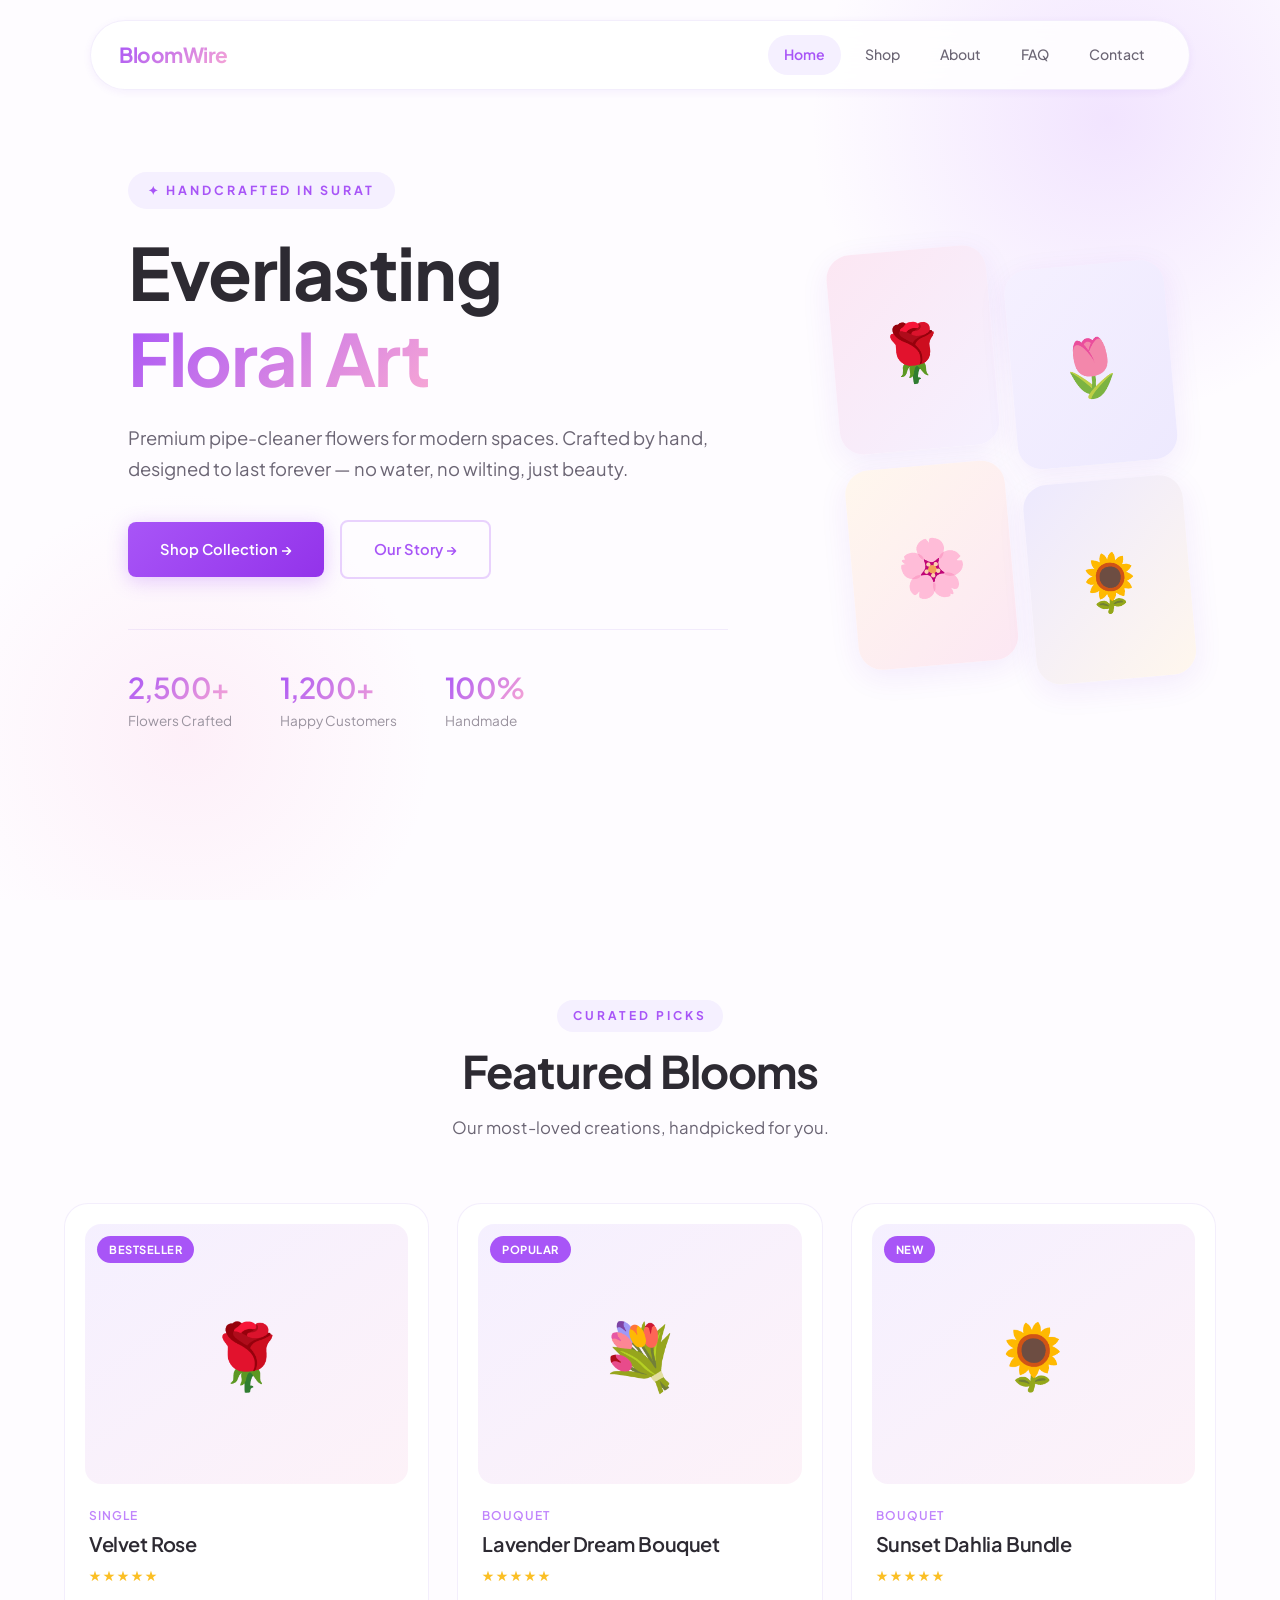
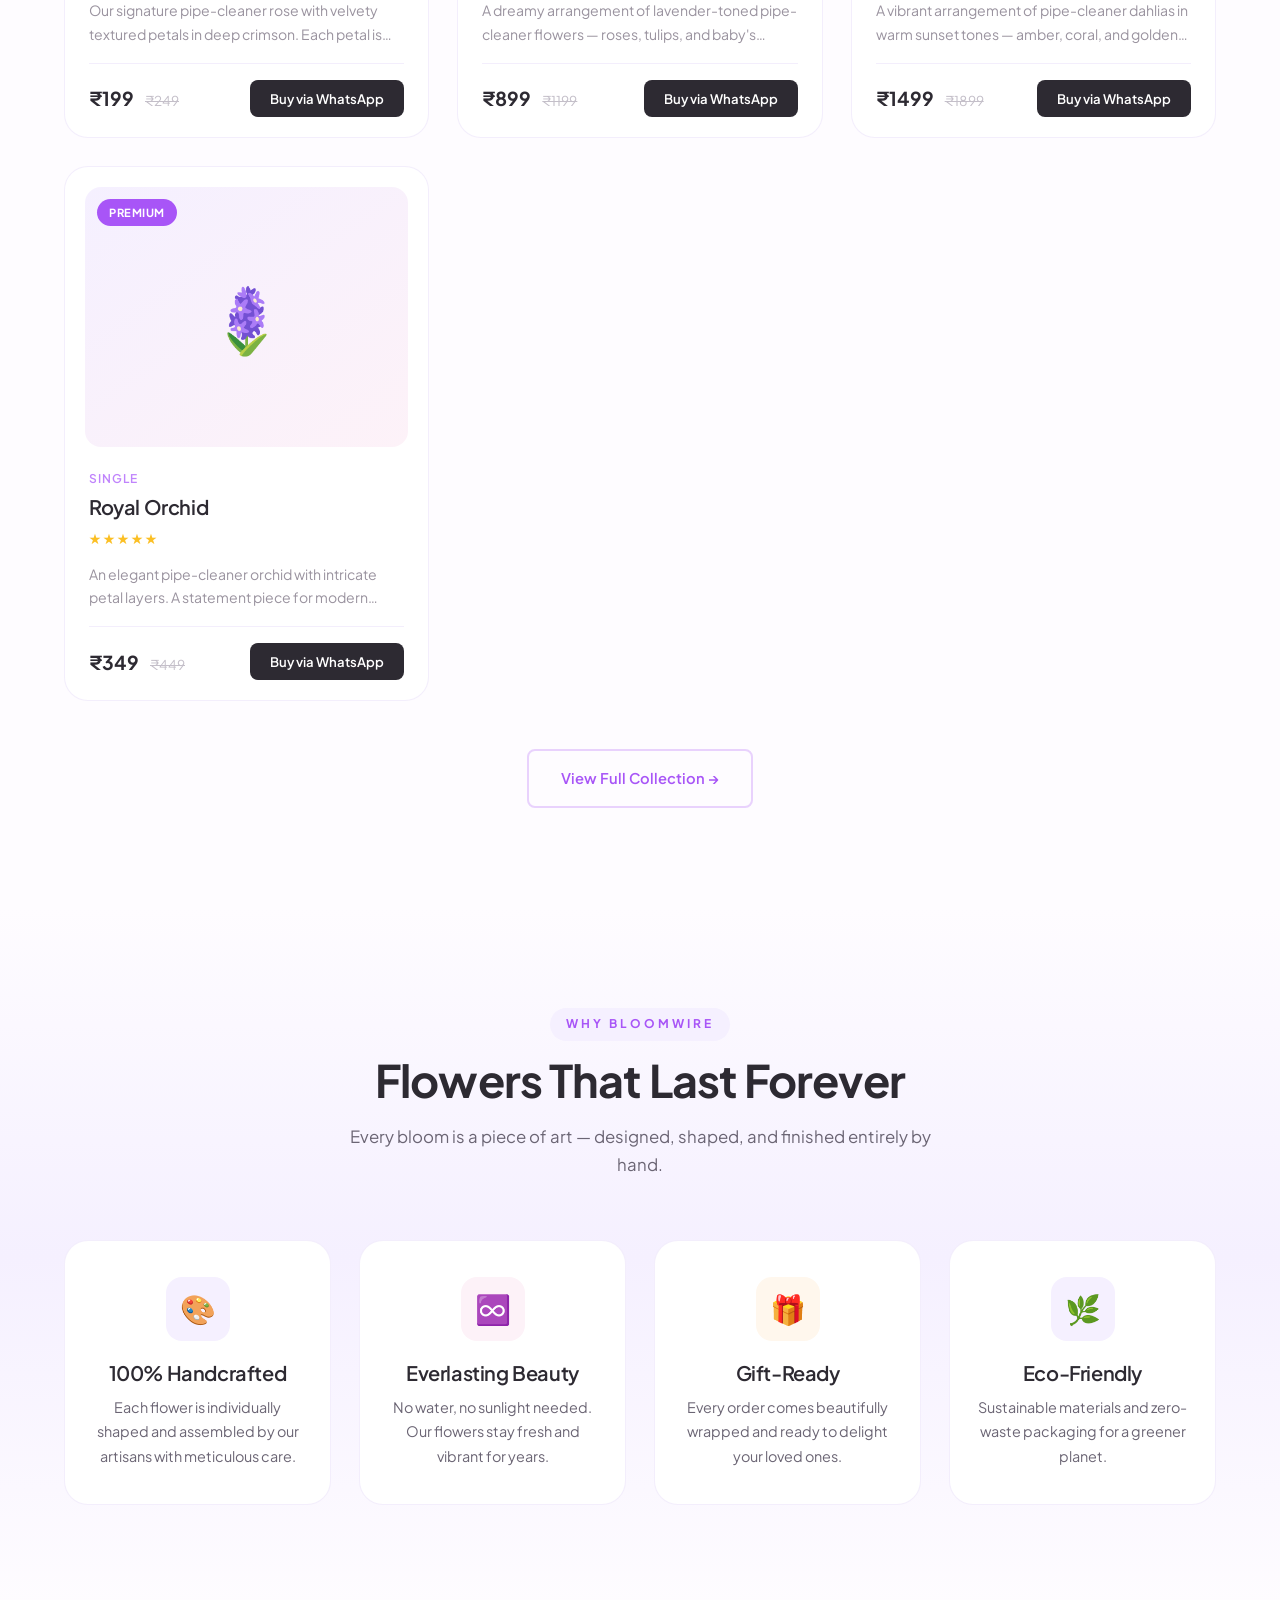
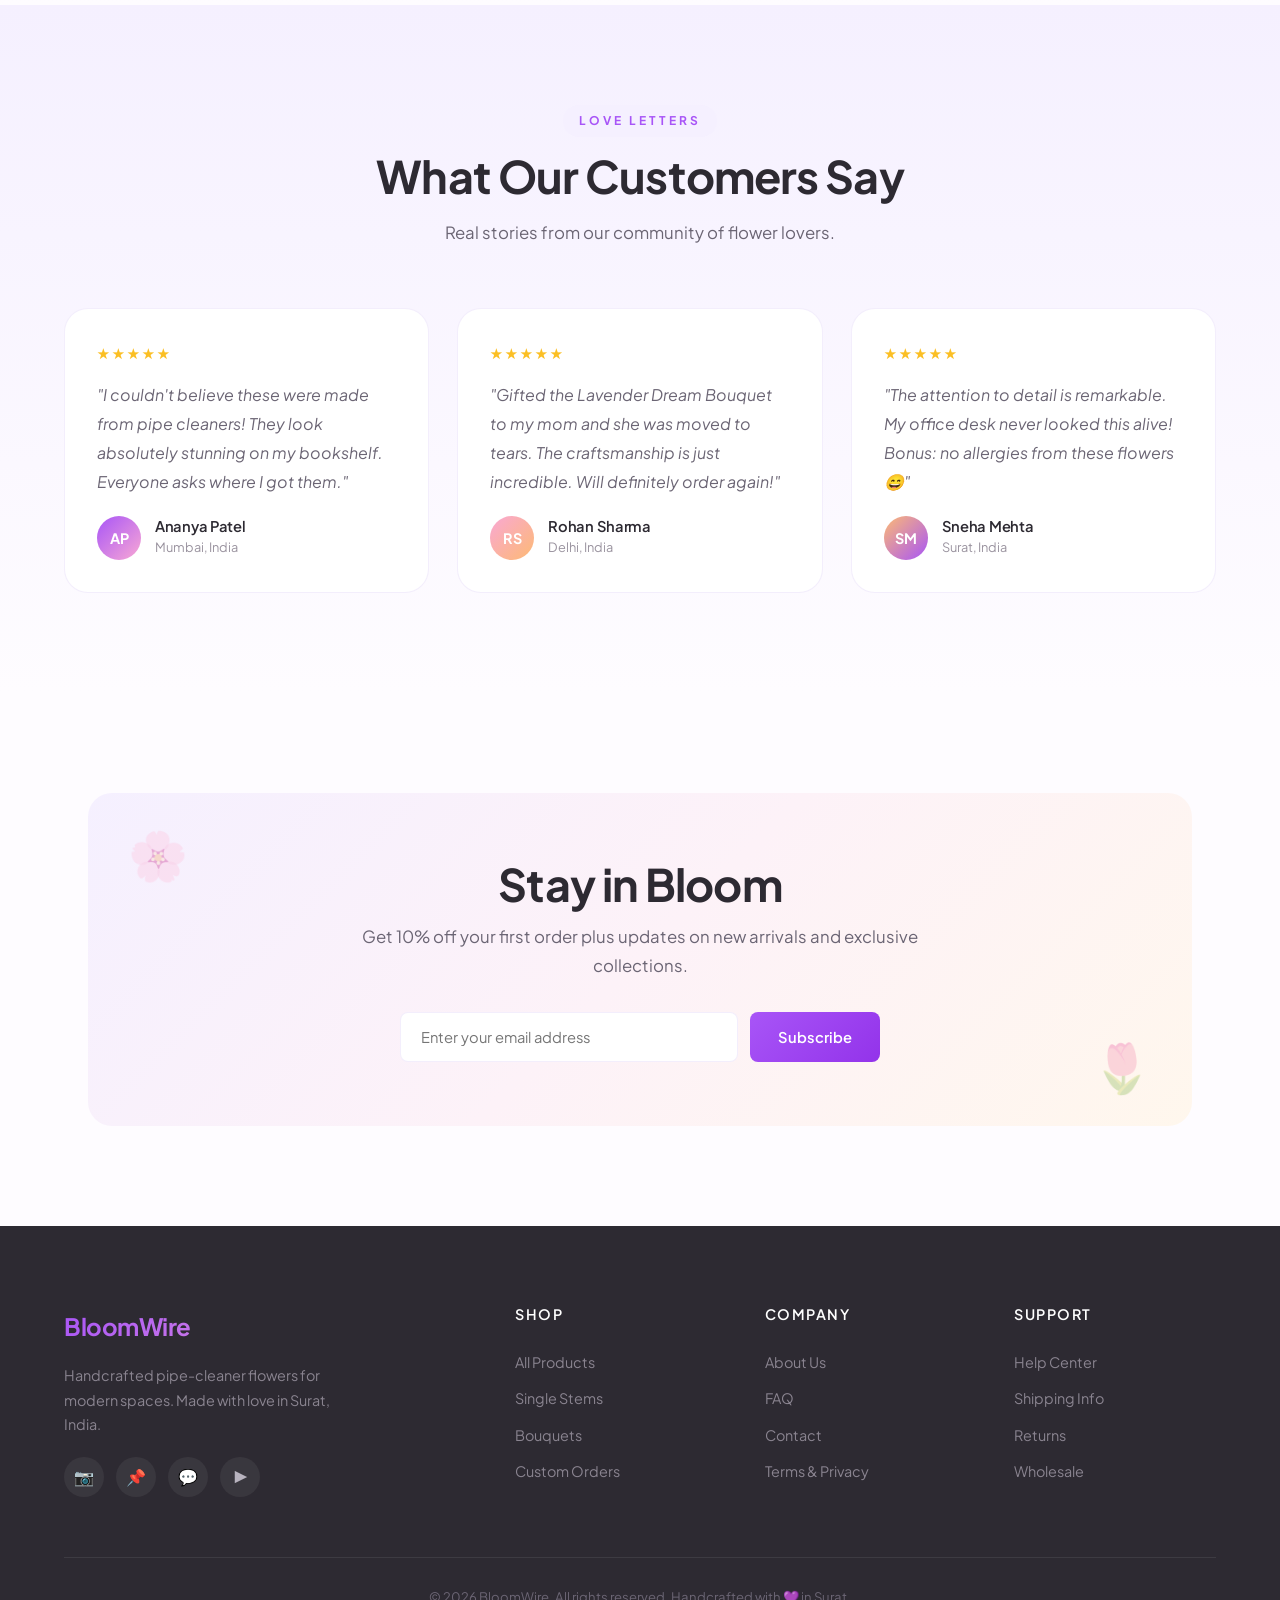
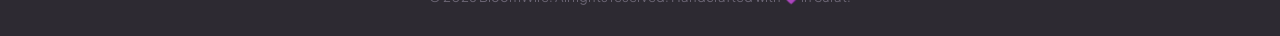
<file: index.html>
<!DOCTYPE html>
<html lang="en">
<head>
    <meta charset="UTF-8">
    <meta name="viewport" content="width=device-width, initial-scale=1.0">
    <title>BloomWire | Handcrafted Pipe-Cleaner Floral Art</title>
    <meta name="description" content="BloomWire — Premium handcrafted pipe-cleaner flowers that last forever. Artisan floral arrangements for modern spaces, made with love in Surat.">
    <link rel="stylesheet" href="style.css">
    <link href="https://fonts.googleapis.com/css2?family=Plus+Jakarta+Sans:wght@300;400;500;600;700&display=swap" rel="stylesheet">
</head>
<body>

    <!-- Navbar -->
    <nav class="glass-nav">
        <a href="index.html" class="logo">BloomWire</a>
        <div class="nav-links">
            <a href="index.html" class="active">Home</a>
            <a href="product.html">Shop</a>
            <a href="about.html">About</a>
            <a href="faq.html">FAQ</a>
            <a href="contact.html">Contact</a>
            
        </div>
        <div class="hamburger">
            <span></span><span></span><span></span>
        </div>
    </nav>

    <!-- Hero -->
    <header class="hero">
        <div class="hero-content">
            <span class="tag">✦ Handcrafted in Surat</span>
            <h1>Everlasting <br><span>Floral Art</span></h1>
            <p>Premium pipe-cleaner flowers for modern spaces. Crafted by hand, designed to last forever — no water, no wilting, just beauty.</p>
            <div class="cta-group">
                <a href="product.html" class="btn-primary">Shop Collection →</a>
                <a href="about.html" class="btn-secondary">Our Story →</a>
            </div>
            <div class="stats-row">
                <div class="stat-item">
                    <h3>2,500+</h3>
                    <p>Flowers Crafted</p>
                </div>
                <div class="stat-item">
                    <h3>1,200+</h3>
                    <p>Happy Customers</p>
                </div>
                <div class="stat-item">
                    <h3>100%</h3>
                    <p>Handmade</p>
                </div>
            </div>
        </div>
        <div class="hero-visual">
            <div class="hero-flower-grid">
                <div class="hero-flower-card">🌹</div>
                <div class="hero-flower-card">🌷</div>
                <div class="hero-flower-card">🌸</div>
                <div class="hero-flower-card">🌻</div>
            </div>
        </div>
    </header>

    <!-- Featured Products -->
    <section class="section">
        <div class="container">
            <div class="section-header reveal">
                <span class="section-tag">Curated Picks</span>
                <h2>Featured Blooms</h2>
                <p>Our most-loved creations, handpicked for you.</p>
            </div>
            <div class="featured-grid" id="featuredGrid"></div>
            <div style="text-align: center; margin-top: 48px;" class="reveal">
                <a href="product.html" class="btn-secondary">View Full Collection →</a>
            </div>
        </div>
    </section>

    <!-- Why Choose Us -->
    <section class="section" style="background: linear-gradient(180deg, var(--bg) 0%, var(--surface) 50%, var(--bg) 100%);">
        <div class="container">
            <div class="section-header reveal">
                <span class="section-tag">Why BloomWire</span>
                <h2>Flowers That Last Forever</h2>
                <p>Every bloom is a piece of art — designed, shaped, and finished entirely by hand.</p>
            </div>
            <div class="features-grid">
                <div class="feature-card reveal">
                    <div class="feature-icon lavender">🎨</div>
                    <h3>100% Handcrafted</h3>
                    <p>Each flower is individually shaped and assembled by our artisans with meticulous care.</p>
                </div>
                <div class="feature-card reveal">
                    <div class="feature-icon blush">♾️</div>
                    <h3>Everlasting Beauty</h3>
                    <p>No water, no sunlight needed. Our flowers stay fresh and vibrant for years.</p>
                </div>
                <div class="feature-card reveal">
                    <div class="feature-icon peach">🎁</div>
                    <h3>Gift-Ready</h3>
                    <p>Every order comes beautifully wrapped and ready to delight your loved ones.</p>
                </div>
                <div class="feature-card reveal">
                    <div class="feature-icon lavender">🌿</div>
                    <h3>Eco-Friendly</h3>
                    <p>Sustainable materials and zero-waste packaging for a greener planet.</p>
                </div>
            </div>
        </div>
    </section>

    <!-- Testimonials -->
    <section class="section testimonials-section">
        <div class="container">
            <div class="section-header reveal">
                <span class="section-tag">Love Letters</span>
                <h2>What Our Customers Say</h2>
                <p>Real stories from our community of flower lovers.</p>
            </div>
            <div class="testimonials-grid">
                <div class="testimonial-card reveal">
                    <div class="testimonial-stars">★★★★★</div>
                    <p class="testimonial-text">"I couldn't believe these were made from pipe cleaners! They look absolutely stunning on my bookshelf. Everyone asks where I got them."</p>
                    <div class="testimonial-author">
                        <div class="author-avatar av1">AP</div>
                        <div class="author-info">
                            <h4>Ananya Patel</h4>
                            <p>Mumbai, India</p>
                        </div>
                    </div>
                </div>
                <div class="testimonial-card reveal">
                    <div class="testimonial-stars">★★★★★</div>
                    <p class="testimonial-text">"Gifted the Lavender Dream Bouquet to my mom and she was moved to tears. The craftsmanship is just incredible. Will definitely order again!"</p>
                    <div class="testimonial-author">
                        <div class="author-avatar av2">RS</div>
                        <div class="author-info">
                            <h4>Rohan Sharma</h4>
                            <p>Delhi, India</p>
                        </div>
                    </div>
                </div>
                <div class="testimonial-card reveal">
                    <div class="testimonial-stars">★★★★★</div>
                    <p class="testimonial-text">"The attention to detail is remarkable. My office desk never looked this alive! Bonus: no allergies from these flowers 😄"</p>
                    <div class="testimonial-author">
                        <div class="author-avatar av3">SM</div>
                        <div class="author-info">
                            <h4>Sneha Mehta</h4>
                            <p>Surat, India</p>
                        </div>
                    </div>
                </div>
            </div>
        </div>
    </section>

    <!-- Newsletter -->
    <section class="section">
        <div class="container">
            <div class="newsletter-section reveal">
                <h2>Stay in Bloom</h2>
                <p>Get 10% off your first order plus updates on new arrivals and exclusive collections.</p>
                <form class="newsletter-form">
                    <input type="email" placeholder="Enter your email address" required>
                    <button type="submit">Subscribe</button>
                </form>
            </div>
        </div>
    </section>

    <!-- Footer -->
    <footer class="site-footer">
        <div class="container">
            <div class="footer-grid">
                <div class="footer-brand">
                    <span class="logo">BloomWire</span>
                    <p>Handcrafted pipe-cleaner flowers for modern spaces. Made with love in Surat, India.</p>
                    <div class="footer-social">
                        <a href="#" title="Instagram">📷</a>
                        <a href="#" title="Pinterest">📌</a>
                        <a href="#" title="WhatsApp">💬</a>
                        <a href="#" title="YouTube">▶</a>
                    </div>
                </div>
                <div class="footer-col">
                    <h4>Shop</h4>
                    <a href="product.html">All Products</a>
                    <a href="product.html">Single Stems</a>
                    <a href="product.html">Bouquets</a>
                    <a href="product.html">Custom Orders</a>
                </div>
                <div class="footer-col">
                    <h4>Company</h4>
                    <a href="about.html">About Us</a>
                    <a href="faq.html">FAQ</a>
                    <a href="contact.html">Contact</a>
                    <a href="terms.html">Terms & Privacy</a>
                </div>
                <div class="footer-col">
                    <h4>Support</h4>
                    <a href="contact.html">Help Center</a>
                    <a href="faq.html">Shipping Info</a>
                    <a href="faq.html">Returns</a>
                    <a href="contact.html">Wholesale</a>
                </div>
            </div>
            <div class="footer-bottom">
                © 2026 BloomWire. All rights reserved. Handcrafted with 💜 in Surat.
            </div>
        </div>
    </footer>

    <!-- Back to Top -->
    <button class="back-to-top" title="Back to top">↑</button>

    <script src="script.js"></script>
</body>
</html>
</file>
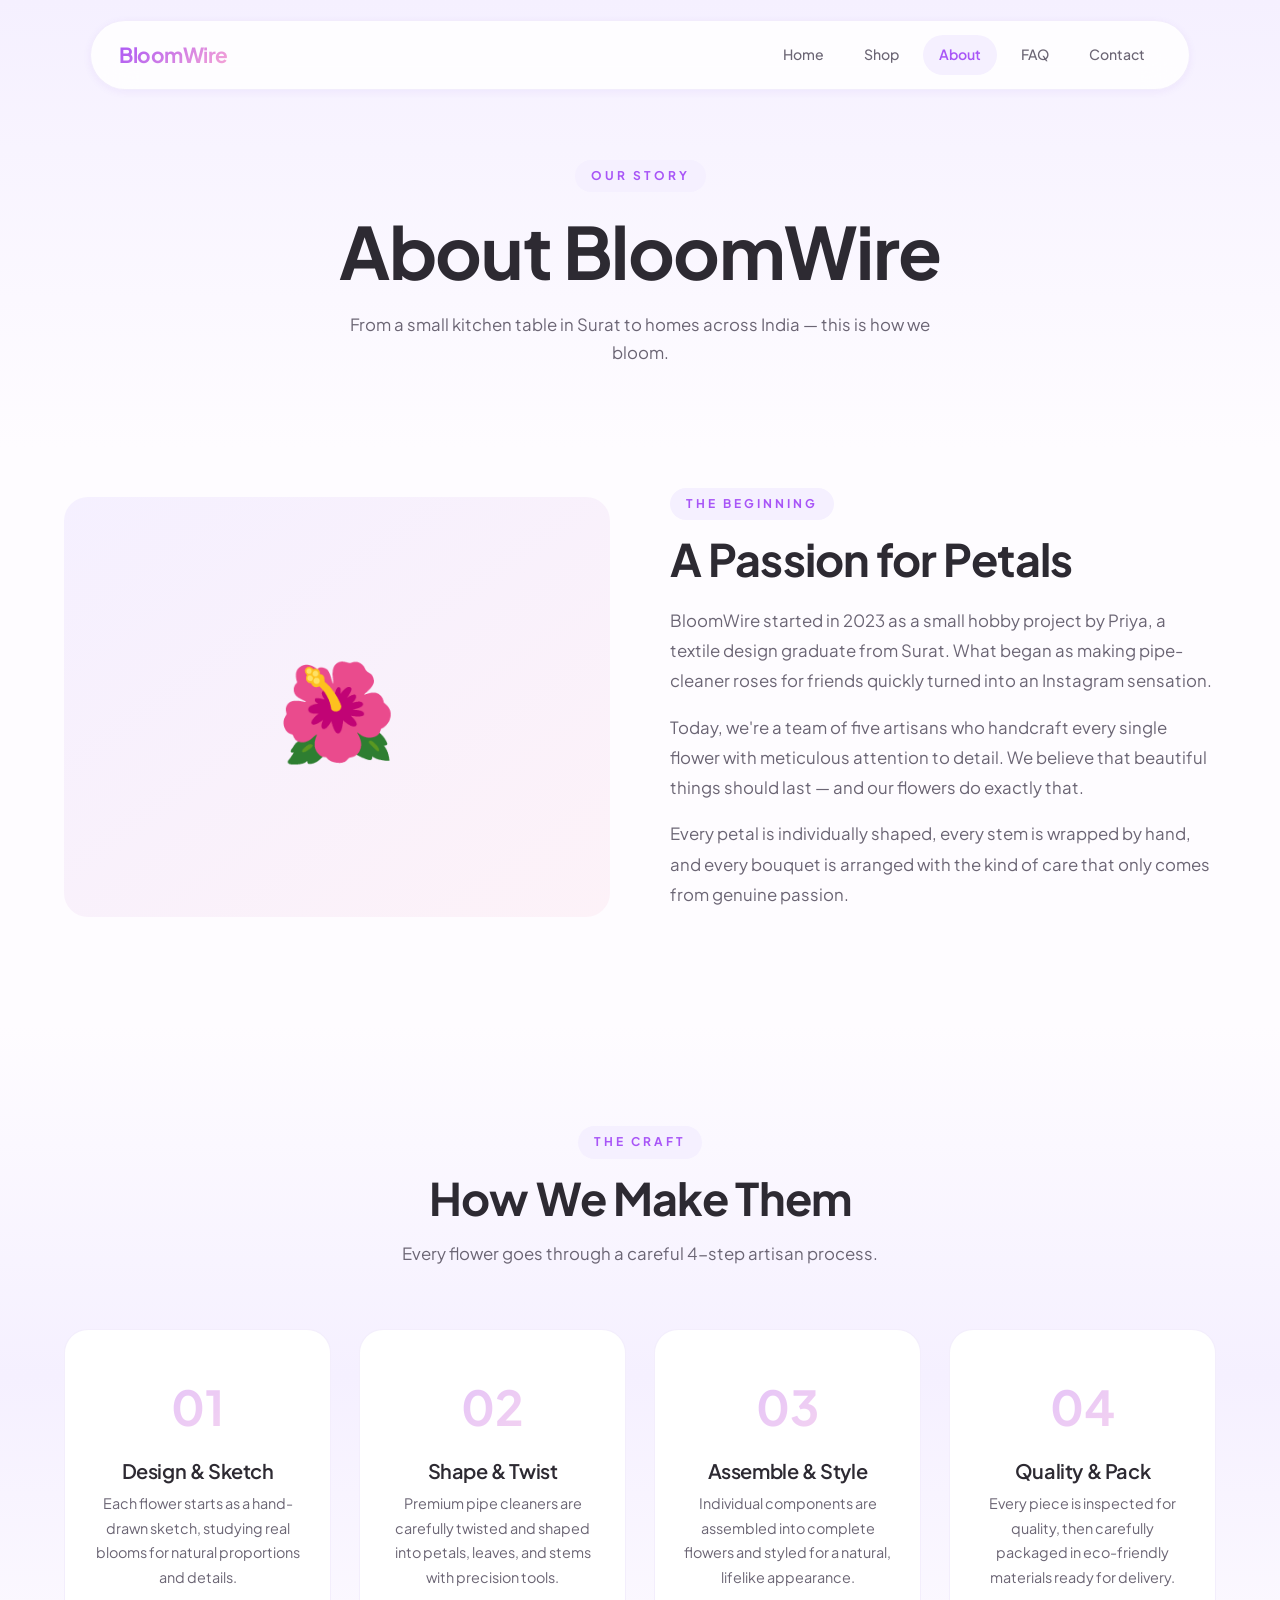
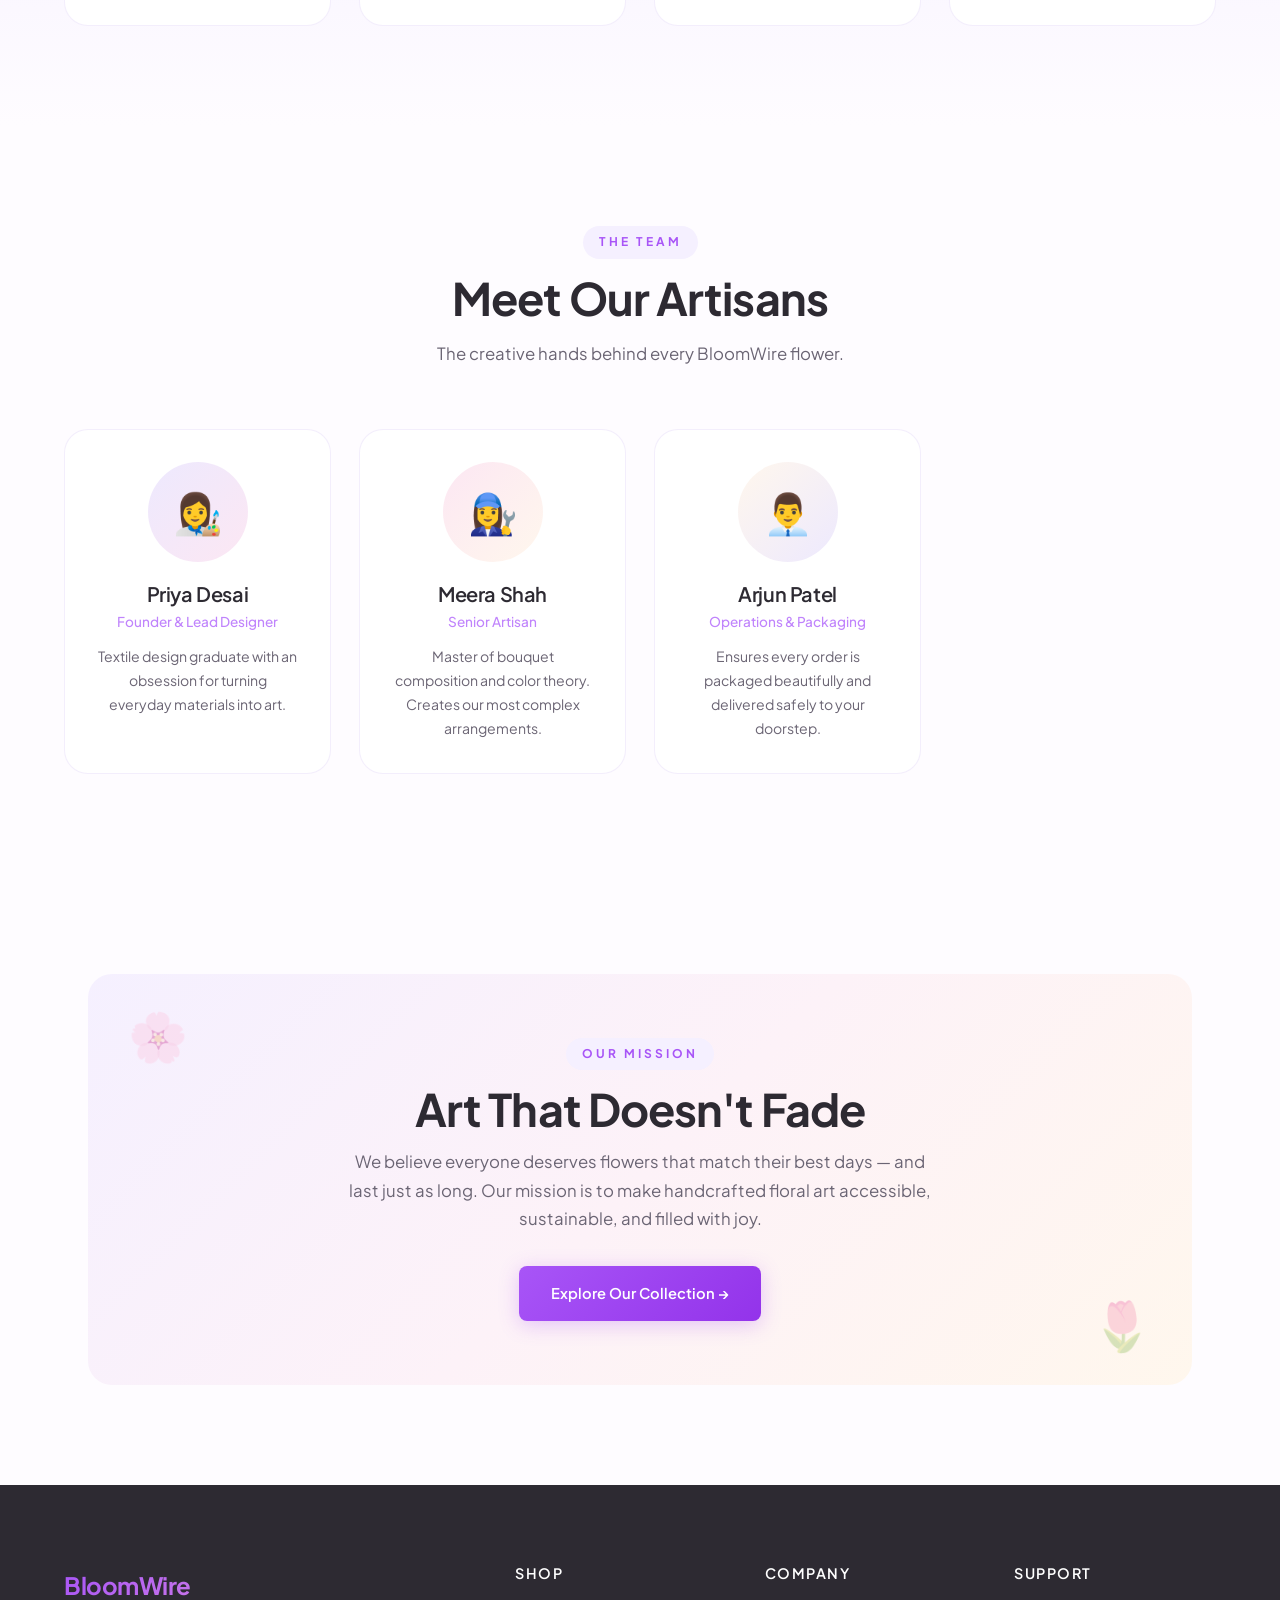
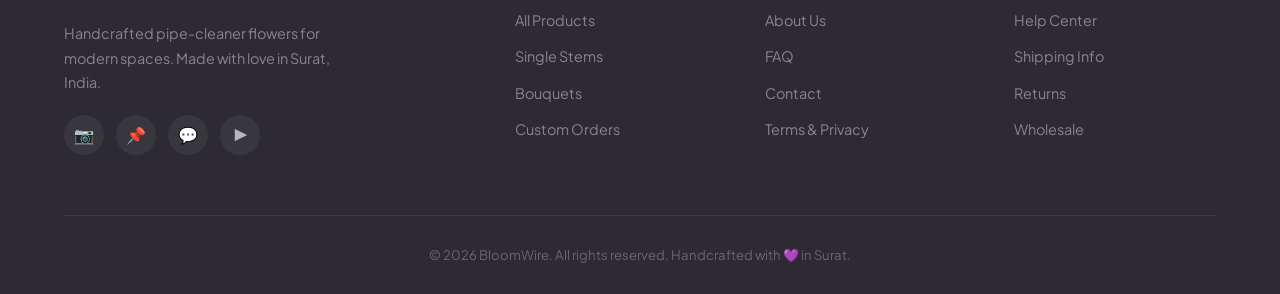
<file: about.html>
<!DOCTYPE html>
<html lang="en">
<head>
    <meta charset="UTF-8">
    <meta name="viewport" content="width=device-width, initial-scale=1.0">
    <title>About Us | BloomWire</title>
    <meta name="description" content="Learn the story behind BloomWire — how a small craft from Surat became a modern floral art brand loved by thousands.">
    <link rel="stylesheet" href="style.css">
    <link href="https://fonts.googleapis.com/css2?family=Plus+Jakarta+Sans:wght@300;400;500;600;700&display=swap" rel="stylesheet">
</head>
<body>

    <!-- Navbar -->
    <nav class="glass-nav">
        <a href="index.html" class="logo">BloomWire</a>
        <div class="nav-links">
            <a href="index.html">Home</a>
            <a href="product.html">Shop</a>
            <a href="about.html" class="active">About</a>
            <a href="faq.html">FAQ</a>
            <a href="contact.html">Contact</a>
            
        </div>
        <div class="hamburger">
            <span></span><span></span><span></span>
        </div>
    </nav>

    <!-- Page Hero -->
    <section class="page-hero">
        <span class="section-tag">Our Story</span>
        <h1>About BloomWire</h1>
        <p>From a small kitchen table in Surat to homes across India — this is how we bloom.</p>
    </section>

    <!-- Story Section -->
    <section class="section" style="padding-top: 40px;">
        <div class="container">
            <div class="about-story">
                <div class="about-image reveal">🌺</div>
                <div class="about-text reveal">
                    <span class="section-tag">The Beginning</span>
                    <h2>A Passion for Petals</h2>
                    <p>BloomWire started in 2023 as a small hobby project by Priya, a textile design graduate from Surat. What began as making pipe-cleaner roses for friends quickly turned into an Instagram sensation.</p>
                    <p>Today, we're a team of five artisans who handcraft every single flower with meticulous attention to detail. We believe that beautiful things should last — and our flowers do exactly that.</p>
                    <p>Every petal is individually shaped, every stem is wrapped by hand, and every bouquet is arranged with the kind of care that only comes from genuine passion.</p>
                </div>
            </div>
        </div>
    </section>

    <!-- Our Process -->
    <section class="section" style="background: linear-gradient(180deg, var(--bg) 0%, var(--surface) 50%, var(--bg) 100%);">
        <div class="container">
            <div class="section-header reveal">
                <span class="section-tag">The Craft</span>
                <h2>How We Make Them</h2>
                <p>Every flower goes through a careful 4-step artisan process.</p>
            </div>
            <div class="process-steps">
                <div class="process-step reveal">
                    <h3>Design & Sketch</h3>
                    <p>Each flower starts as a hand-drawn sketch, studying real blooms for natural proportions and details.</p>
                </div>
                <div class="process-step reveal">
                    <h3>Shape & Twist</h3>
                    <p>Premium pipe cleaners are carefully twisted and shaped into petals, leaves, and stems with precision tools.</p>
                </div>
                <div class="process-step reveal">
                    <h3>Assemble & Style</h3>
                    <p>Individual components are assembled into complete flowers and styled for a natural, lifelike appearance.</p>
                </div>
                <div class="process-step reveal">
                    <h3>Quality & Pack</h3>
                    <p>Every piece is inspected for quality, then carefully packaged in eco-friendly materials ready for delivery.</p>
                </div>
            </div>
        </div>
    </section>

    <!-- Team -->
    <section class="section">
        <div class="container">
            <div class="section-header reveal">
                <span class="section-tag">The Team</span>
                <h2>Meet Our Artisans</h2>
                <p>The creative hands behind every BloomWire flower.</p>
            </div>
            <div class="team-grid">
                <div class="team-card reveal">
                    <div class="team-avatar t1">👩‍🎨</div>
                    <h3>Priya Desai</h3>
                    <div class="role">Founder & Lead Designer</div>
                    <p>Textile design graduate with an obsession for turning everyday materials into art.</p>
                </div>
                <div class="team-card reveal">
                    <div class="team-avatar t2">👩‍🔧</div>
                    <h3>Meera Shah</h3>
                    <div class="role">Senior Artisan</div>
                    <p>Master of bouquet composition and color theory. Creates our most complex arrangements.</p>
                </div>
                <div class="team-card reveal">
                    <div class="team-avatar t3">👨‍💼</div>
                    <h3>Arjun Patel</h3>
                    <div class="role">Operations & Packaging</div>
                    <p>Ensures every order is packaged beautifully and delivered safely to your doorstep.</p>
                </div>
            </div>
        </div>
    </section>

    <!-- Mission -->
    <section class="section">
        <div class="container">
            <div class="newsletter-section reveal">
                <span class="section-tag">Our Mission</span>
                <h2>Art That Doesn't Fade</h2>
                <p>We believe everyone deserves flowers that match their best days — and last just as long. Our mission is to make handcrafted floral art accessible, sustainable, and filled with joy.</p>
                <div class="cta-group" style="justify-content: center; margin-top: 24px;">
                    <a href="product.html" class="btn-primary">Explore Our Collection →</a>
                </div>
            </div>
        </div>
    </section>

    <!-- Footer -->
    <footer class="site-footer">
        <div class="container">
            <div class="footer-grid">
                <div class="footer-brand">
                    <span class="logo">BloomWire</span>
                    <p>Handcrafted pipe-cleaner flowers for modern spaces. Made with love in Surat, India.</p>
                    <div class="footer-social">
                        <a href="#" title="Instagram">📷</a>
                        <a href="#" title="Pinterest">📌</a>
                        <a href="#" title="WhatsApp">💬</a>
                        <a href="#" title="YouTube">▶</a>
                    </div>
                </div>
                <div class="footer-col">
                    <h4>Shop</h4>
                    <a href="product.html">All Products</a>
                    <a href="product.html">Single Stems</a>
                    <a href="product.html">Bouquets</a>
                    <a href="product.html">Custom Orders</a>
                </div>
                <div class="footer-col">
                    <h4>Company</h4>
                    <a href="about.html">About Us</a>
                    <a href="faq.html">FAQ</a>
                    <a href="contact.html">Contact</a>
                    <a href="terms.html">Terms & Privacy</a>
                </div>
                <div class="footer-col">
                    <h4>Support</h4>
                    <a href="contact.html">Help Center</a>
                    <a href="faq.html">Shipping Info</a>
                    <a href="faq.html">Returns</a>
                    <a href="contact.html">Wholesale</a>
                </div>
            </div>
            <div class="footer-bottom">
                © 2026 BloomWire. All rights reserved. Handcrafted with 💜 in Surat.
            </div>
        </div>
    </footer>

    <button class="back-to-top" title="Back to top">↑</button>
    <script src="script.js"></script>
</body>
</html>
</file>
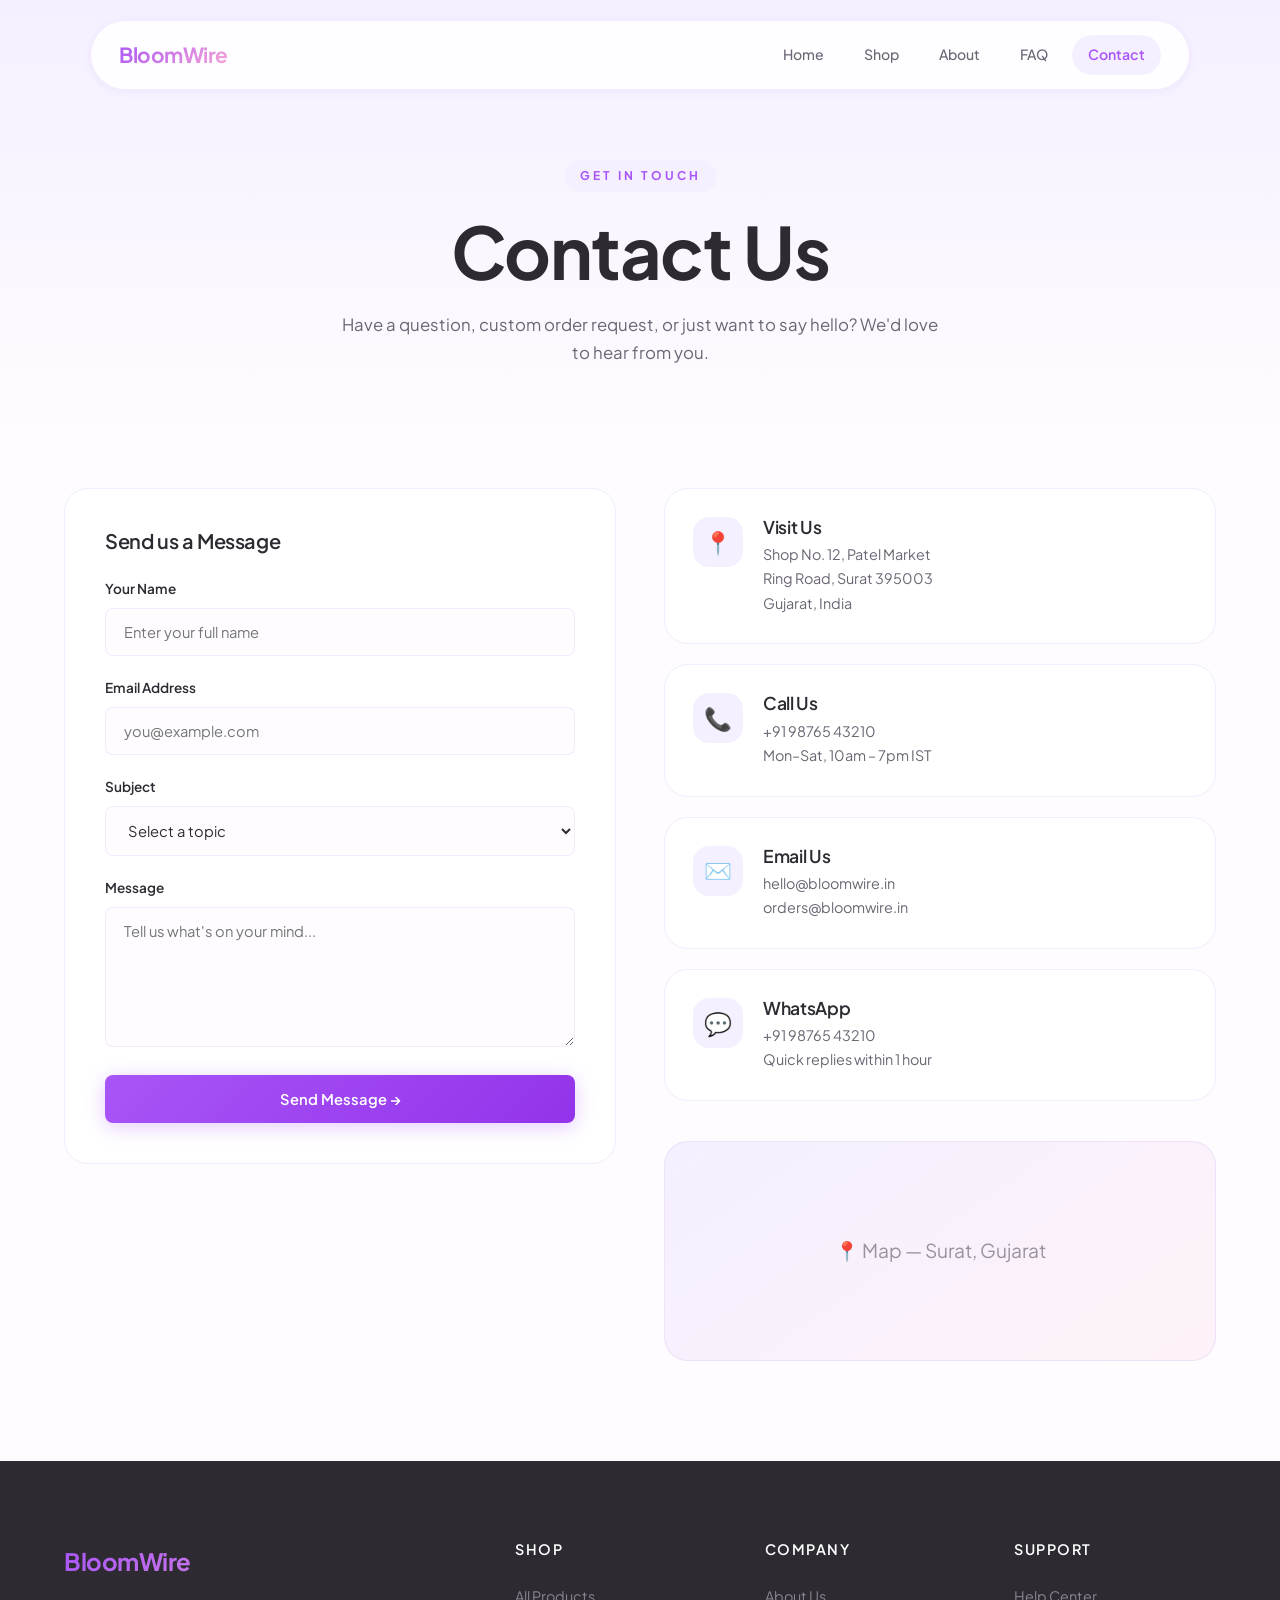
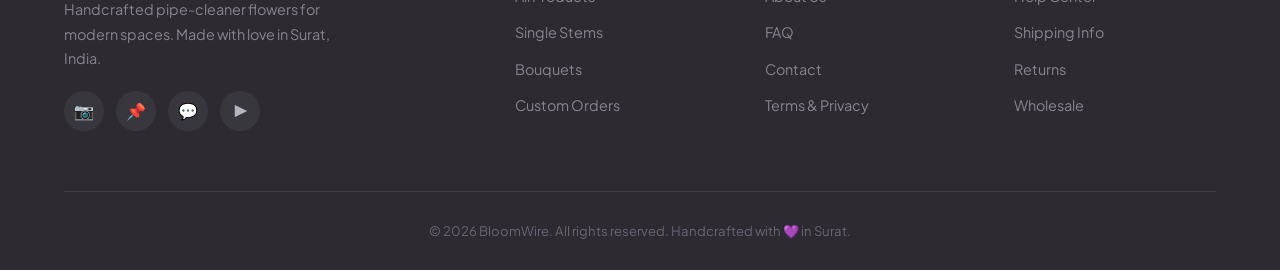
<file: contact.html>
<!DOCTYPE html>
<html lang="en">
<head>
    <meta charset="UTF-8">
    <meta name="viewport" content="width=device-width, initial-scale=1.0">
    <title>Contact Us | BloomWire</title>
    <meta name="description" content="Get in touch with BloomWire for custom orders, wholesale inquiries, or any questions about our handcrafted pipe-cleaner flowers.">
    <link rel="stylesheet" href="style.css">
    <link href="https://fonts.googleapis.com/css2?family=Plus+Jakarta+Sans:wght@300;400;500;600;700&display=swap" rel="stylesheet">
</head>
<body>

    <!-- Navbar -->
    <nav class="glass-nav">
        <a href="index.html" class="logo">BloomWire</a>
        <div class="nav-links">
            <a href="index.html">Home</a>
            <a href="product.html">Shop</a>
            <a href="about.html">About</a>
            <a href="faq.html">FAQ</a>
            <a href="contact.html" class="active">Contact</a>
            
        </div>
        <div class="hamburger">
            <span></span><span></span><span></span>
        </div>
    </nav>

    <!-- Page Hero -->
    <section class="page-hero">
        <span class="section-tag">Get in Touch</span>
        <h1>Contact Us</h1>
        <p>Have a question, custom order request, or just want to say hello? We'd love to hear from you.</p>
    </section>

    <!-- Contact Section -->
    <section class="section" style="padding-top: 40px;">
        <div class="container">
            <div class="contact-grid">
                <!-- Contact Form -->
                <form class="contact-form reveal" id="contactForm">
                    <h3 style="margin-bottom: 24px;">Send us a Message</h3>
                    <div class="form-group">
                        <label for="contactName">Your Name</label>
                        <input type="text" id="contactName" placeholder="Enter your full name" required>
                    </div>
                    <div class="form-group">
                        <label for="contactEmail">Email Address</label>
                        <input type="email" id="contactEmail" placeholder="you@example.com" required>
                    </div>
                    <div class="form-group">
                        <label for="contactSubject">Subject</label>
                        <select id="contactSubject" required>
                            <option value="">Select a topic</option>
                            <option value="order">Order Inquiry</option>
                            <option value="custom">Custom Order Request</option>
                            <option value="wholesale">Wholesale Inquiry</option>
                            <option value="return">Return / Exchange</option>
                            <option value="feedback">Feedback</option>
                            <option value="other">Other</option>
                        </select>
                    </div>
                    <div class="form-group">
                        <label for="contactMessage">Message</label>
                        <textarea id="contactMessage" placeholder="Tell us what's on your mind..." required></textarea>
                    </div>
                    <button type="submit" class="btn-primary" style="width: 100%;">Send Message →</button>
                </form>

                <!-- Contact Info -->
                <div class="contact-info-cards">
                    <div class="contact-info-card reveal">
                        <div class="contact-icon">📍</div>
                        <div>
                            <h4>Visit Us</h4>
                            <p>Shop No. 12, Patel Market<br>Ring Road, Surat 395003<br>Gujarat, India</p>
                        </div>
                    </div>
                    <div class="contact-info-card reveal">
                        <div class="contact-icon">📞</div>
                        <div>
                            <h4>Call Us</h4>
                            <p>+91 98765 43210<br>Mon–Sat, 10am – 7pm IST</p>
                        </div>
                    </div>
                    <div class="contact-info-card reveal">
                        <div class="contact-icon">✉️</div>
                        <div>
                            <h4>Email Us</h4>
                            <p>hello@bloomwire.in<br>orders@bloomwire.in</p>
                        </div>
                    </div>
                    <div class="contact-info-card reveal">
                        <div class="contact-icon">💬</div>
                        <div>
                            <h4>WhatsApp</h4>
                            <p>+91 98765 43210<br>Quick replies within 1 hour</p>
                        </div>
                    </div>
                    <div class="map-placeholder reveal">📍 Map — Surat, Gujarat</div>
                </div>
            </div>
        </div>
    </section>

    <!-- Footer -->
    <footer class="site-footer">
        <div class="container">
            <div class="footer-grid">
                <div class="footer-brand">
                    <span class="logo">BloomWire</span>
                    <p>Handcrafted pipe-cleaner flowers for modern spaces. Made with love in Surat, India.</p>
                    <div class="footer-social">
                        <a href="#" title="Instagram">📷</a>
                        <a href="#" title="Pinterest">📌</a>
                        <a href="#" title="WhatsApp">💬</a>
                        <a href="#" title="YouTube">▶</a>
                    </div>
                </div>
                <div class="footer-col">
                    <h4>Shop</h4>
                    <a href="product.html">All Products</a>
                    <a href="product.html">Single Stems</a>
                    <a href="product.html">Bouquets</a>
                    <a href="product.html">Custom Orders</a>
                </div>
                <div class="footer-col">
                    <h4>Company</h4>
                    <a href="about.html">About Us</a>
                    <a href="faq.html">FAQ</a>
                    <a href="contact.html">Contact</a>
                    <a href="terms.html">Terms & Privacy</a>
                </div>
                <div class="footer-col">
                    <h4>Support</h4>
                    <a href="contact.html">Help Center</a>
                    <a href="faq.html">Shipping Info</a>
                    <a href="faq.html">Returns</a>
                    <a href="contact.html">Wholesale</a>
                </div>
            </div>
            <div class="footer-bottom">
                © 2026 BloomWire. All rights reserved. Handcrafted with 💜 in Surat.
            </div>
        </div>
    </footer>

    <button class="back-to-top" title="Back to top">↑</button>
    <script src="script.js"></script>
</body>
</html>
</file>
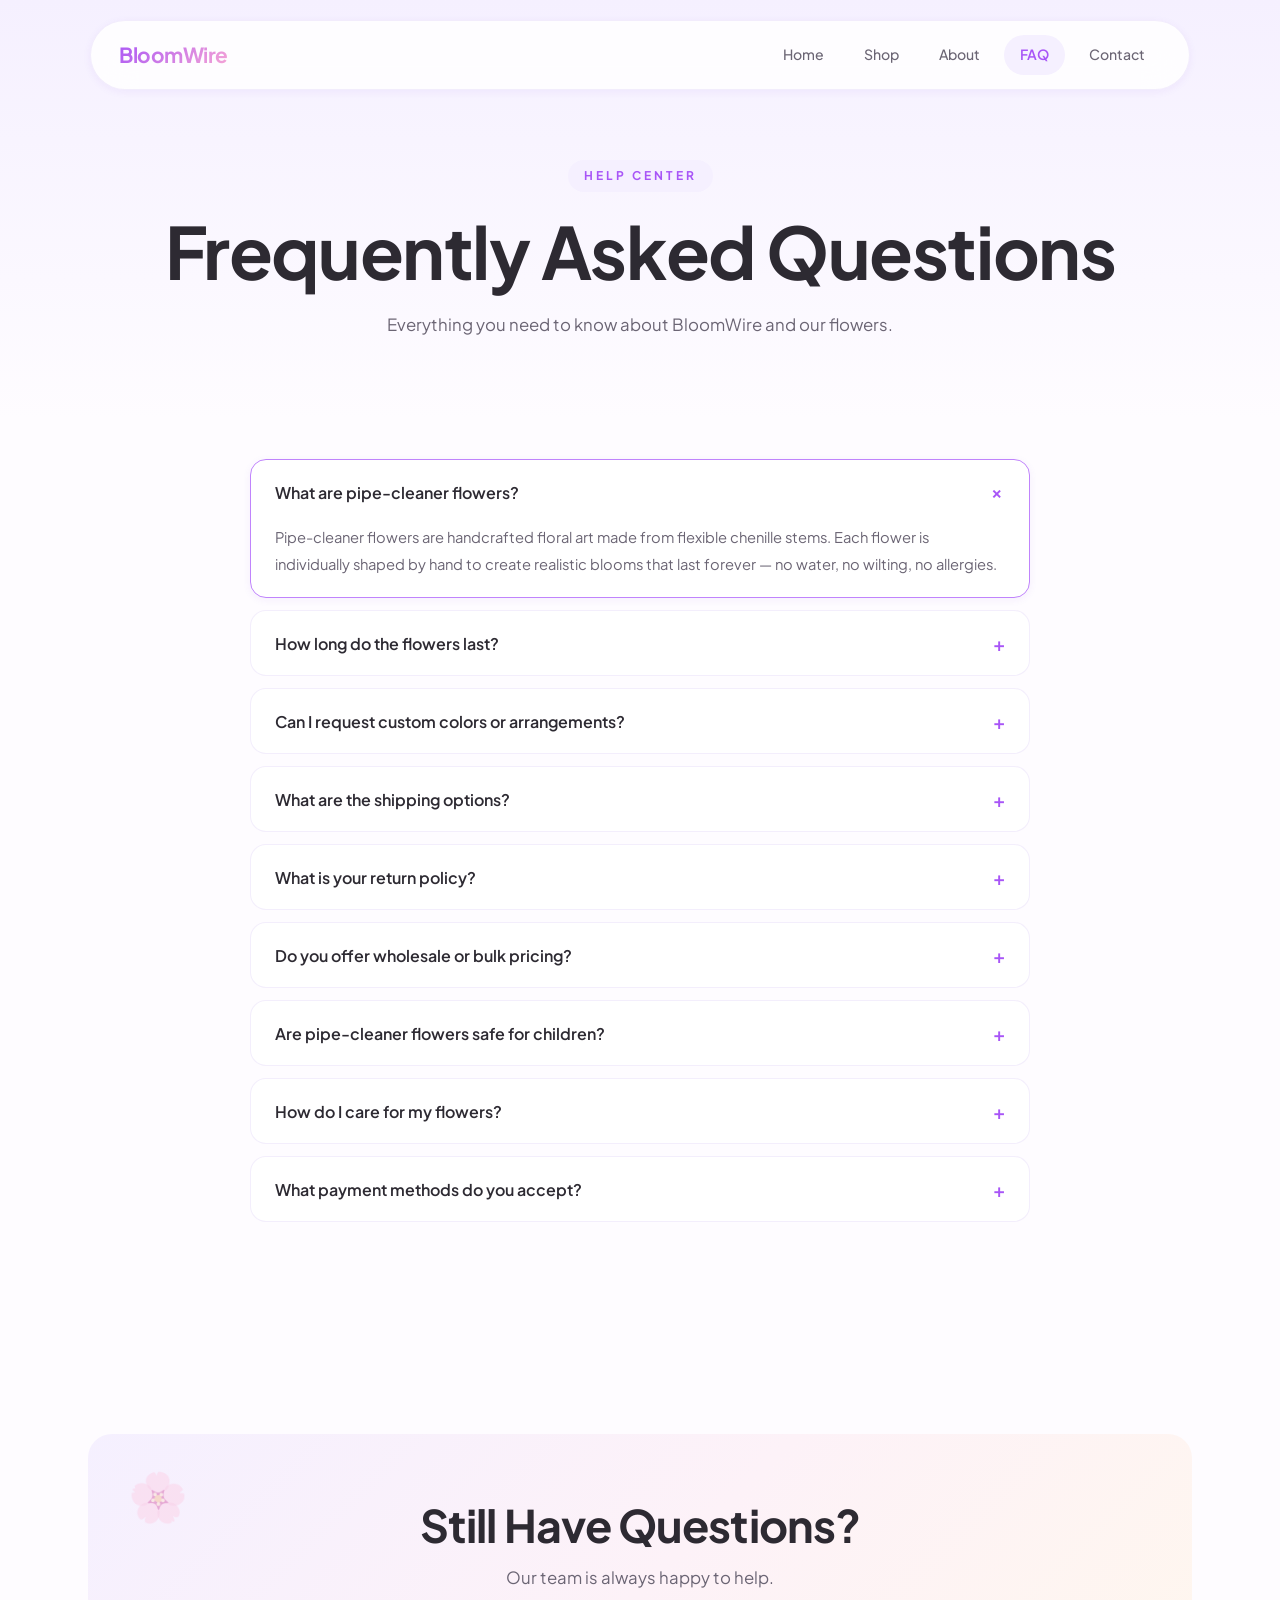
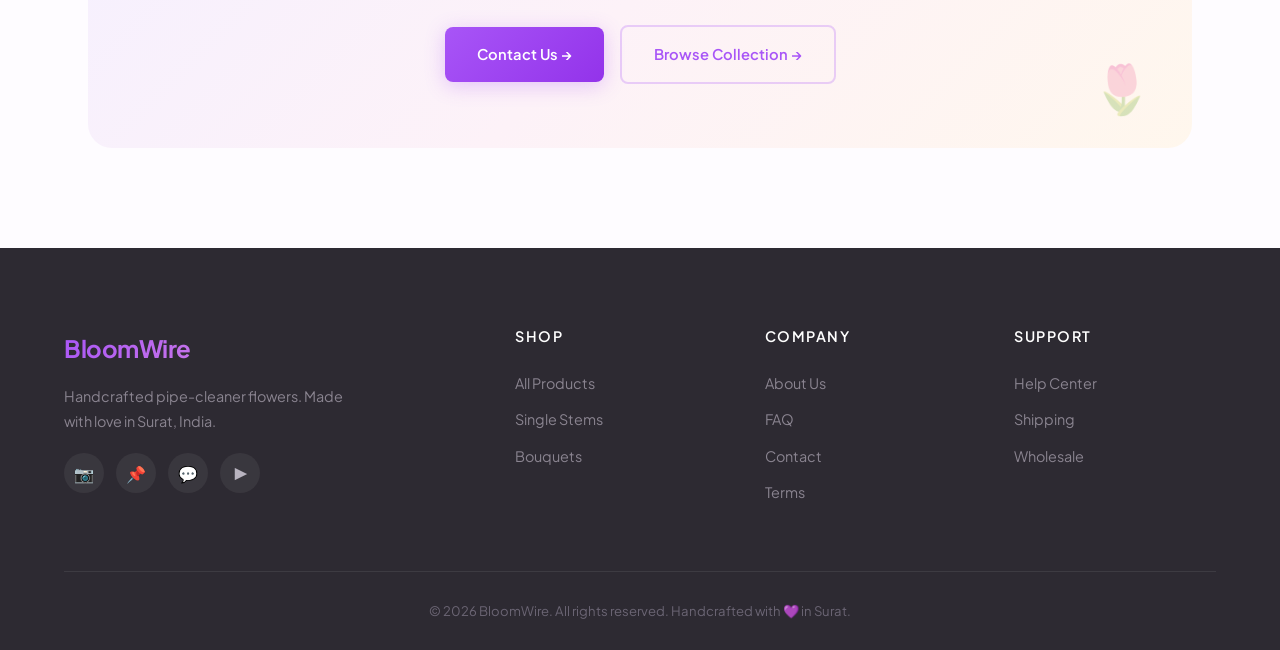
<file: faq.html>
<!DOCTYPE html>
<html lang="en">
<head>
    <meta charset="UTF-8">
    <meta name="viewport" content="width=device-width, initial-scale=1.0">
    <title>FAQ | BloomWire</title>
    <meta name="description" content="Frequently asked questions about BloomWire's handcrafted pipe-cleaner flowers.">
    <link rel="stylesheet" href="style.css">
    <link href="https://fonts.googleapis.com/css2?family=Plus+Jakarta+Sans:wght@300;400;500;600;700&display=swap" rel="stylesheet">
</head>
<body>
    <nav class="glass-nav">
        <a href="index.html" class="logo">BloomWire</a>
        <div class="nav-links">
            <a href="index.html">Home</a>
            <a href="product.html">Shop</a>
            <a href="about.html">About</a>
            <a href="faq.html" class="active">FAQ</a>
            <a href="contact.html">Contact</a>
            
        </div>
        <div class="hamburger"><span></span><span></span><span></span></div>
    </nav>

    <section class="page-hero">
        <span class="section-tag">Help Center</span>
        <h1>Frequently Asked Questions</h1>
        <p>Everything you need to know about BloomWire and our flowers.</p>
    </section>

    <section class="section" style="padding-top: 40px;">
        <div class="container">
            <div class="faq-list">
                <div class="faq-item open">
                    <button class="faq-question">What are pipe-cleaner flowers?<span class="faq-icon">+</span></button>
                    <div class="faq-answer"><div class="faq-answer-inner">Pipe-cleaner flowers are handcrafted floral art made from flexible chenille stems. Each flower is individually shaped by hand to create realistic blooms that last forever — no water, no wilting, no allergies.</div></div>
                </div>
                <div class="faq-item">
                    <button class="faq-question">How long do the flowers last?<span class="faq-icon">+</span></button>
                    <div class="faq-answer"><div class="faq-answer-inner">Our flowers last indefinitely! With basic care — keeping them dry and away from direct heat — they'll stay vibrant for years. Many customers still have flowers looking fresh after 2+ years.</div></div>
                </div>
                <div class="faq-item">
                    <button class="faq-question">Can I request custom colors or arrangements?<span class="faq-icon">+</span></button>
                    <div class="faq-answer"><div class="faq-answer-inner">Absolutely! We love custom orders. Choose specific colors, flower types, and styles. Reach out via our <a href="contact.html" style="color:var(--accent);text-decoration:underline;">contact form</a> or WhatsApp, and we'll quote within 24 hours. Custom orders take 5-7 business days.</div></div>
                </div>
                <div class="faq-item">
                    <button class="faq-question">What are the shipping options?<span class="faq-icon">+</span></button>
                    <div class="faq-answer"><div class="faq-answer-inner">We ship across India. Orders above ₹500 get free standard shipping (3-5 days). Express shipping (1-2 days) is ₹99 extra. All orders are cushion-packed in eco-friendly boxes.</div></div>
                </div>
                <div class="faq-item">
                    <button class="faq-question">What is your return policy?<span class="faq-icon">+</span></button>
                    <div class="faq-answer"><div class="faq-answer-inner">Returns accepted within 7 days if the product arrives damaged or significantly different from the listing. Minor handmade variations are normal. Email orders@bloomwire.in with your order number and photos.</div></div>
                </div>
                <div class="faq-item">
                    <button class="faq-question">Do you offer wholesale or bulk pricing?<span class="faq-icon">+</span></button>
                    <div class="faq-answer"><div class="faq-answer-inner">Yes! Special pricing for bulk orders (20+ units), corporate gifts, weddings, and retail partnerships. Contact us for a personalized quote.</div></div>
                </div>
                <div class="faq-item">
                    <button class="faq-question">Are pipe-cleaner flowers safe for children?<span class="faq-icon">+</span></button>
                    <div class="faq-answer"><div class="faq-answer-inner">Made from non-toxic, child-safe materials. However, they contain small wire components and are decorative art, not toys. Keep away from children under 3.</div></div>
                </div>
                <div class="faq-item">
                    <button class="faq-question">How do I care for my flowers?<span class="faq-icon">+</span></button>
                    <div class="faq-answer"><div class="faq-answer-inner">Keep them dry and away from direct sunlight. Dust gently with a soft brush. Avoid excessive bending. With minimal care, they'll stay beautiful for years.</div></div>
                </div>
                <div class="faq-item">
                    <button class="faq-question">What payment methods do you accept?<span class="faq-icon">+</span></button>
                    <div class="faq-answer"><div class="faq-answer-inner">We accept UPI (GPay, PhonePe, Paytm), credit/debit cards, net banking, and COD for select locations. Online payments are processed securely via Razorpay.</div></div>
                </div>
            </div>
        </div>
    </section>

    <section class="section">
        <div class="container">
            <div class="newsletter-section reveal">
                <h2>Still Have Questions?</h2>
                <p>Our team is always happy to help.</p>
                <div class="cta-group" style="justify-content:center;margin-top:24px;">
                    <a href="contact.html" class="btn-primary">Contact Us →</a>
                    <a href="product.html" class="btn-secondary">Browse Collection →</a>
                </div>
            </div>
        </div>
    </section>

    <footer class="site-footer">
        <div class="container">
            <div class="footer-grid">
                <div class="footer-brand">
                    <span class="logo">BloomWire</span>
                    <p>Handcrafted pipe-cleaner flowers. Made with love in Surat, India.</p>
                    <div class="footer-social">
                        <a href="#">📷</a><a href="#">📌</a><a href="#">💬</a><a href="#">▶</a>
                    </div>
                </div>
                <div class="footer-col"><h4>Shop</h4><a href="product.html">All Products</a><a href="product.html">Single Stems</a><a href="product.html">Bouquets</a></div>
                <div class="footer-col"><h4>Company</h4><a href="about.html">About Us</a><a href="faq.html">FAQ</a><a href="contact.html">Contact</a><a href="terms.html">Terms</a></div>
                <div class="footer-col"><h4>Support</h4><a href="contact.html">Help Center</a><a href="faq.html">Shipping</a><a href="contact.html">Wholesale</a></div>
            </div>
            <div class="footer-bottom">© 2026 BloomWire. All rights reserved. Handcrafted with 💜 in Surat.</div>
        </div>
    </footer>
    <button class="back-to-top" title="Back to top">↑</button>
    <script src="script.js"></script>
</body>
</html>
</file>
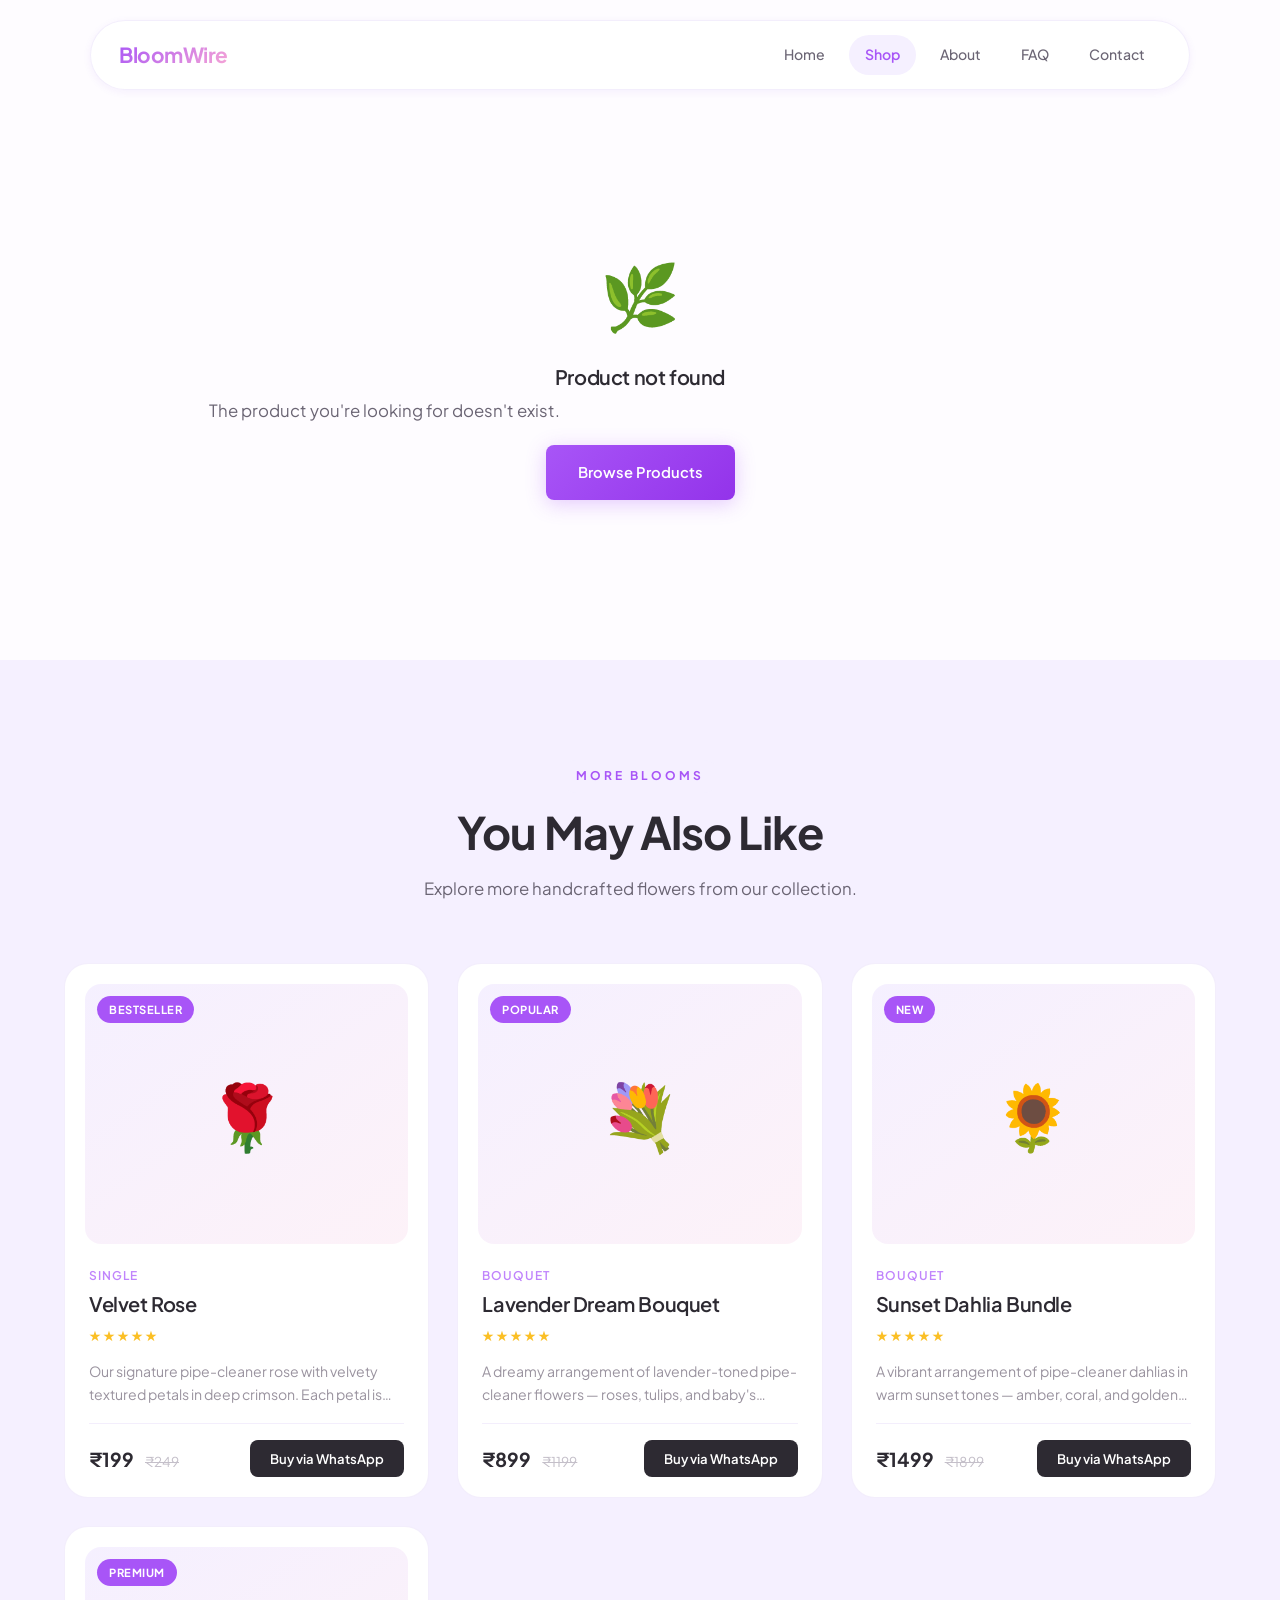
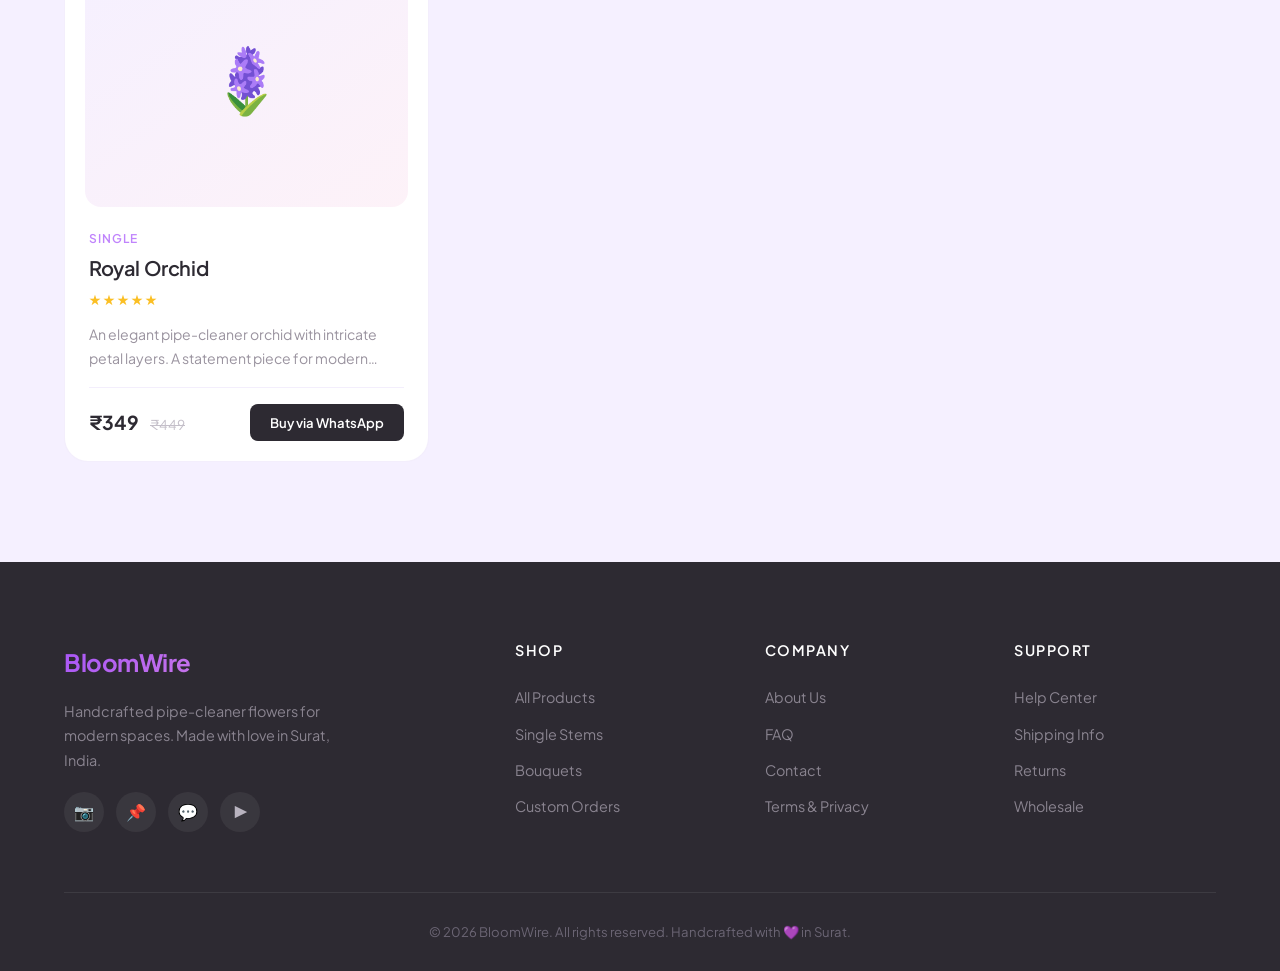
<file: product-detail.html>
<!DOCTYPE html>
<html lang="en">
<head>
    <meta charset="UTF-8">
    <meta name="viewport" content="width=device-width, initial-scale=1.0">
    <title>Product Detail | BloomWire</title>
    <meta name="description" content="View detailed information about this handcrafted pipe-cleaner flower from BloomWire.">
    <link rel="stylesheet" href="style.css">
    <link href="https://fonts.googleapis.com/css2?family=Plus+Jakarta+Sans:wght@300;400;500;600;700&display=swap" rel="stylesheet">
</head>
<body>

    <!-- Navbar -->
    <nav class="glass-nav">
        <a href="index.html" class="logo">BloomWire</a>
        <div class="nav-links">
            <a href="index.html">Home</a>
            <a href="product.html" class="active">Shop</a>
            <a href="about.html">About</a>
            <a href="faq.html">FAQ</a>
            <a href="contact.html">Contact</a>
            
        </div>
        <div class="hamburger">
            <span></span><span></span><span></span>
        </div>
    </nav>

    <!-- Product Detail -->
    <section class="container">
        <div class="product-detail" id="productDetail">
            <!-- Rendered by JS -->
        </div>
    </section>

    <!-- You May Also Like -->
    <section class="section" style="background: var(--surface);">
        <div class="container">
            <div class="section-header reveal">
                <span class="section-tag">More Blooms</span>
                <h2>You May Also Like</h2>
                <p>Explore more handcrafted flowers from our collection.</p>
            </div>
            <div class="featured-grid" id="featuredGrid"></div>
        </div>
    </section>

    <!-- Footer -->
    <footer class="site-footer">
        <div class="container">
            <div class="footer-grid">
                <div class="footer-brand">
                    <span class="logo">BloomWire</span>
                    <p>Handcrafted pipe-cleaner flowers for modern spaces. Made with love in Surat, India.</p>
                    <div class="footer-social">
                        <a href="#" title="Instagram">📷</a>
                        <a href="#" title="Pinterest">📌</a>
                        <a href="#" title="WhatsApp">💬</a>
                        <a href="#" title="YouTube">▶</a>
                    </div>
                </div>
                <div class="footer-col">
                    <h4>Shop</h4>
                    <a href="product.html">All Products</a>
                    <a href="product.html">Single Stems</a>
                    <a href="product.html">Bouquets</a>
                    <a href="product.html">Custom Orders</a>
                </div>
                <div class="footer-col">
                    <h4>Company</h4>
                    <a href="about.html">About Us</a>
                    <a href="faq.html">FAQ</a>
                    <a href="contact.html">Contact</a>
                    <a href="terms.html">Terms & Privacy</a>
                </div>
                <div class="footer-col">
                    <h4>Support</h4>
                    <a href="contact.html">Help Center</a>
                    <a href="faq.html">Shipping Info</a>
                    <a href="faq.html">Returns</a>
                    <a href="contact.html">Wholesale</a>
                </div>
            </div>
            <div class="footer-bottom">
                © 2026 BloomWire. All rights reserved. Handcrafted with 💜 in Surat.
            </div>
        </div>
    </footer>

    <button class="back-to-top" title="Back to top">↑</button>
    <script src="script.js"></script>
</body>
</html>
</file>
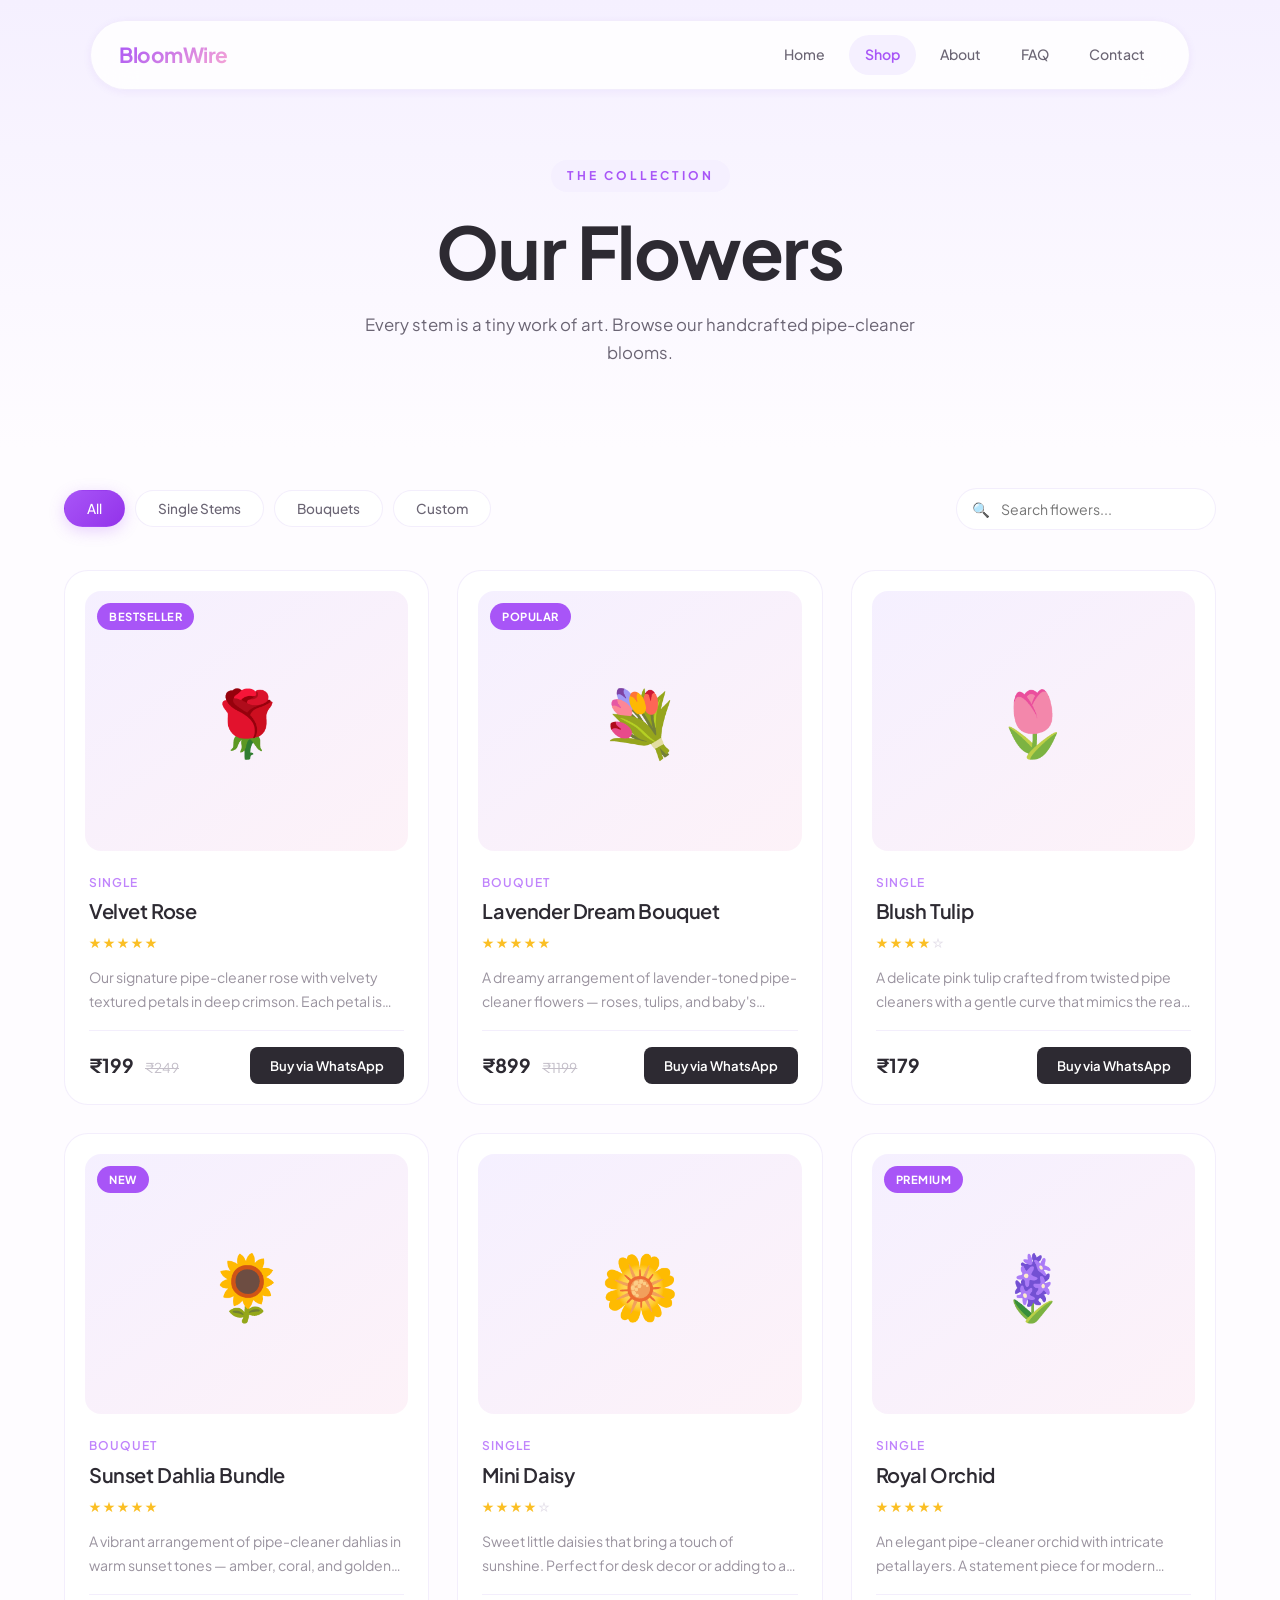
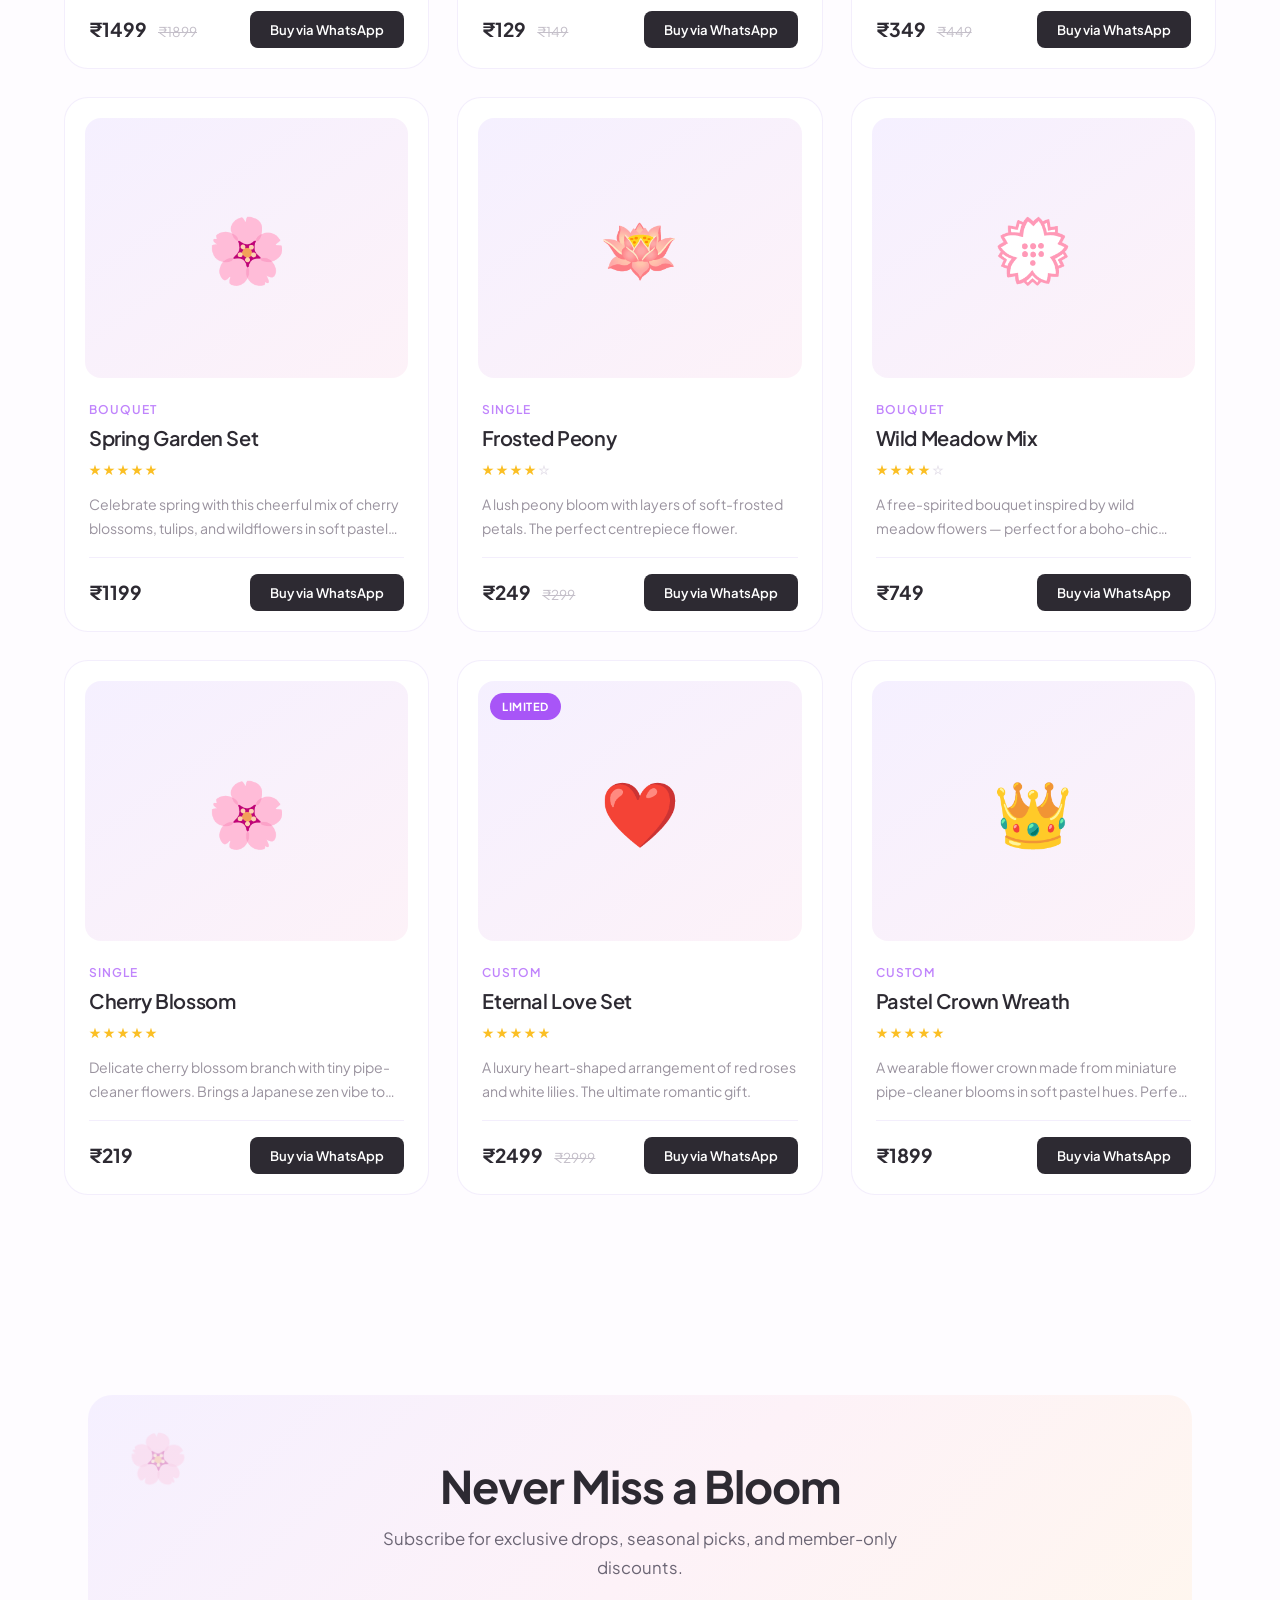
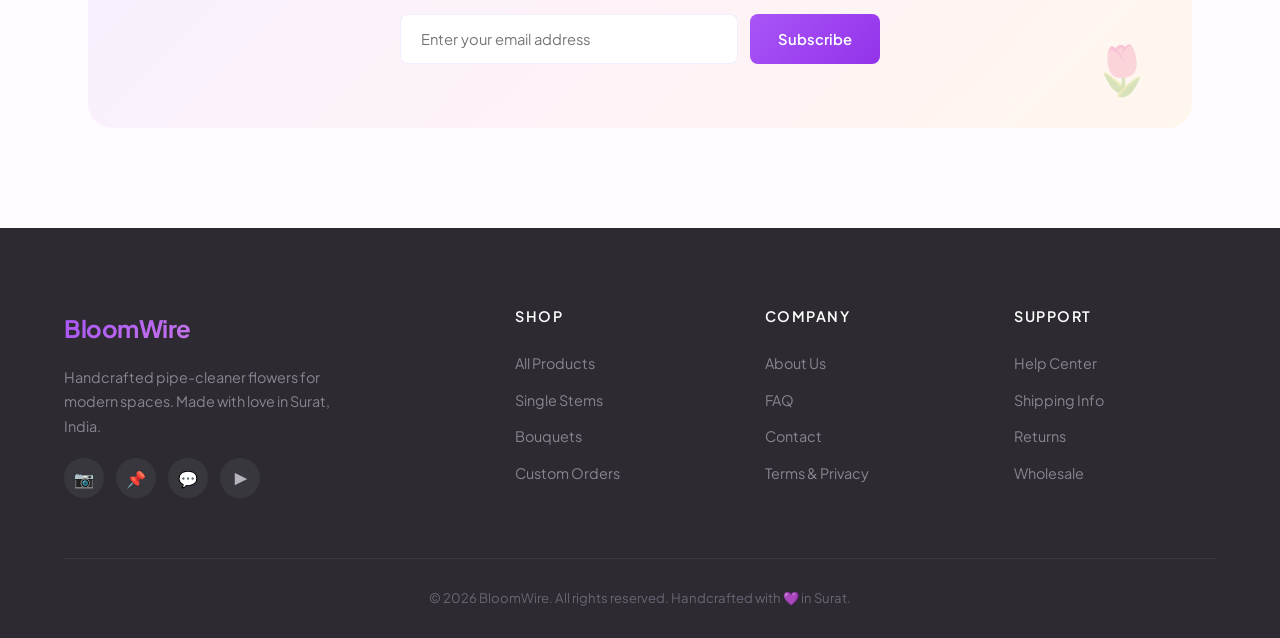
<file: product.html>
<!DOCTYPE html>
<html lang="en">
<head>
    <meta charset="UTF-8">
    <meta name="viewport" content="width=device-width, initial-scale=1.0">
    <title>Shop All Flowers | BloomWire</title>
    <meta name="description" content="Browse our complete collection of handcrafted pipe-cleaner flowers. Single stems, bouquets, and custom arrangements — all made by hand.">
    <link rel="stylesheet" href="style.css">
    <link href="https://fonts.googleapis.com/css2?family=Plus+Jakarta+Sans:wght@300;400;500;600;700&display=swap" rel="stylesheet">
</head>
<body>

    <!-- Navbar -->
    <nav class="glass-nav">
        <a href="index.html" class="logo">BloomWire</a>
        <div class="nav-links">
            <a href="index.html">Home</a>
            <a href="product.html" class="active">Shop</a>
            <a href="about.html">About</a>
            <a href="faq.html">FAQ</a>
            <a href="contact.html">Contact</a>
            
        </div>
        <div class="hamburger">
            <span></span><span></span><span></span>
        </div>
    </nav>

    <!-- Page Hero -->
    <section class="page-hero">
        <span class="section-tag">The Collection</span>
        <h1>Our Flowers</h1>
        <p>Every stem is a tiny work of art. Browse our handcrafted pipe-cleaner blooms.</p>
    </section>

    <!-- Products -->
    <section class="section" style="padding-top: 40px;">
        <div class="container">
            <div class="products-toolbar reveal">
                <div class="filter-chips">
                    <button class="chip active" data-category="all" onclick="filterCategory('all', event)">All</button>
                    <button class="chip" data-category="Single" onclick="filterCategory('Single', event)">Single Stems</button>
                    <button class="chip" data-category="Bouquet" onclick="filterCategory('Bouquet', event)">Bouquets</button>
                    <button class="chip" data-category="Custom" onclick="filterCategory('Custom', event)">Custom</button>
                </div>
                <div class="search-box">
                    <input type="text" id="searchInput" placeholder="Search flowers..." oninput="handleSearch(this.value)">
                </div>
            </div>
            <section class="product-grid" id="productGrid"></section>
        </div>
    </section>

    <!-- Newsletter -->
    <section class="section">
        <div class="container">
            <div class="newsletter-section reveal">
                <h2>Never Miss a Bloom</h2>
                <p>Subscribe for exclusive drops, seasonal picks, and member-only discounts.</p>
                <form class="newsletter-form">
                    <input type="email" placeholder="Enter your email address" required>
                    <button type="submit">Subscribe</button>
                </form>
            </div>
        </div>
    </section>

    <!-- Footer -->
    <footer class="site-footer">
        <div class="container">
            <div class="footer-grid">
                <div class="footer-brand">
                    <span class="logo">BloomWire</span>
                    <p>Handcrafted pipe-cleaner flowers for modern spaces. Made with love in Surat, India.</p>
                    <div class="footer-social">
                        <a href="#" title="Instagram">📷</a>
                        <a href="#" title="Pinterest">📌</a>
                        <a href="#" title="WhatsApp">💬</a>
                        <a href="#" title="YouTube">▶</a>
                    </div>
                </div>
                <div class="footer-col">
                    <h4>Shop</h4>
                    <a href="product.html">All Products</a>
                    <a href="product.html">Single Stems</a>
                    <a href="product.html">Bouquets</a>
                    <a href="product.html">Custom Orders</a>
                </div>
                <div class="footer-col">
                    <h4>Company</h4>
                    <a href="about.html">About Us</a>
                    <a href="faq.html">FAQ</a>
                    <a href="contact.html">Contact</a>
                    <a href="terms.html">Terms & Privacy</a>
                </div>
                <div class="footer-col">
                    <h4>Support</h4>
                    <a href="contact.html">Help Center</a>
                    <a href="faq.html">Shipping Info</a>
                    <a href="faq.html">Returns</a>
                    <a href="contact.html">Wholesale</a>
                </div>
            </div>
            <div class="footer-bottom">
                © 2026 BloomWire. All rights reserved. Handcrafted with 💜 in Surat.
            </div>
        </div>
    </footer>

    <button class="back-to-top" title="Back to top">↑</button>
    <script src="script.js"></script>
</body>
</html>
</file>
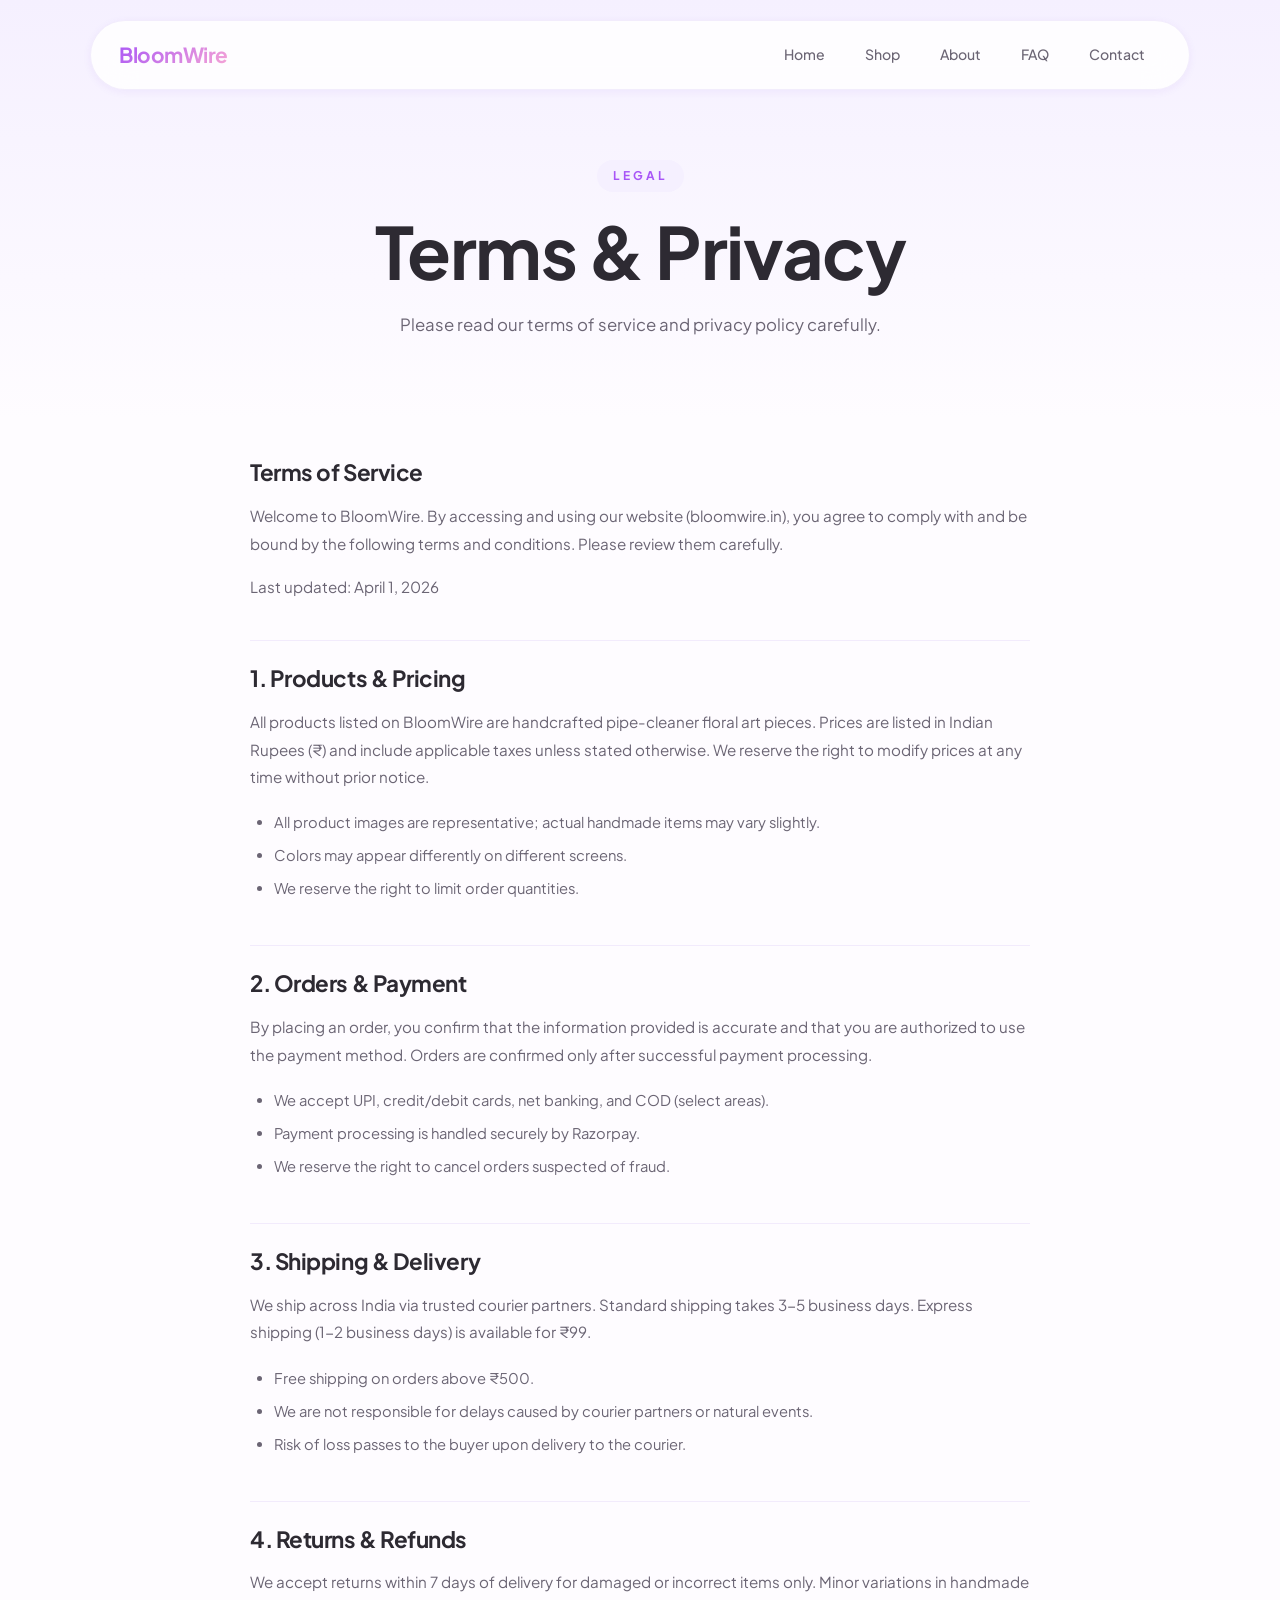
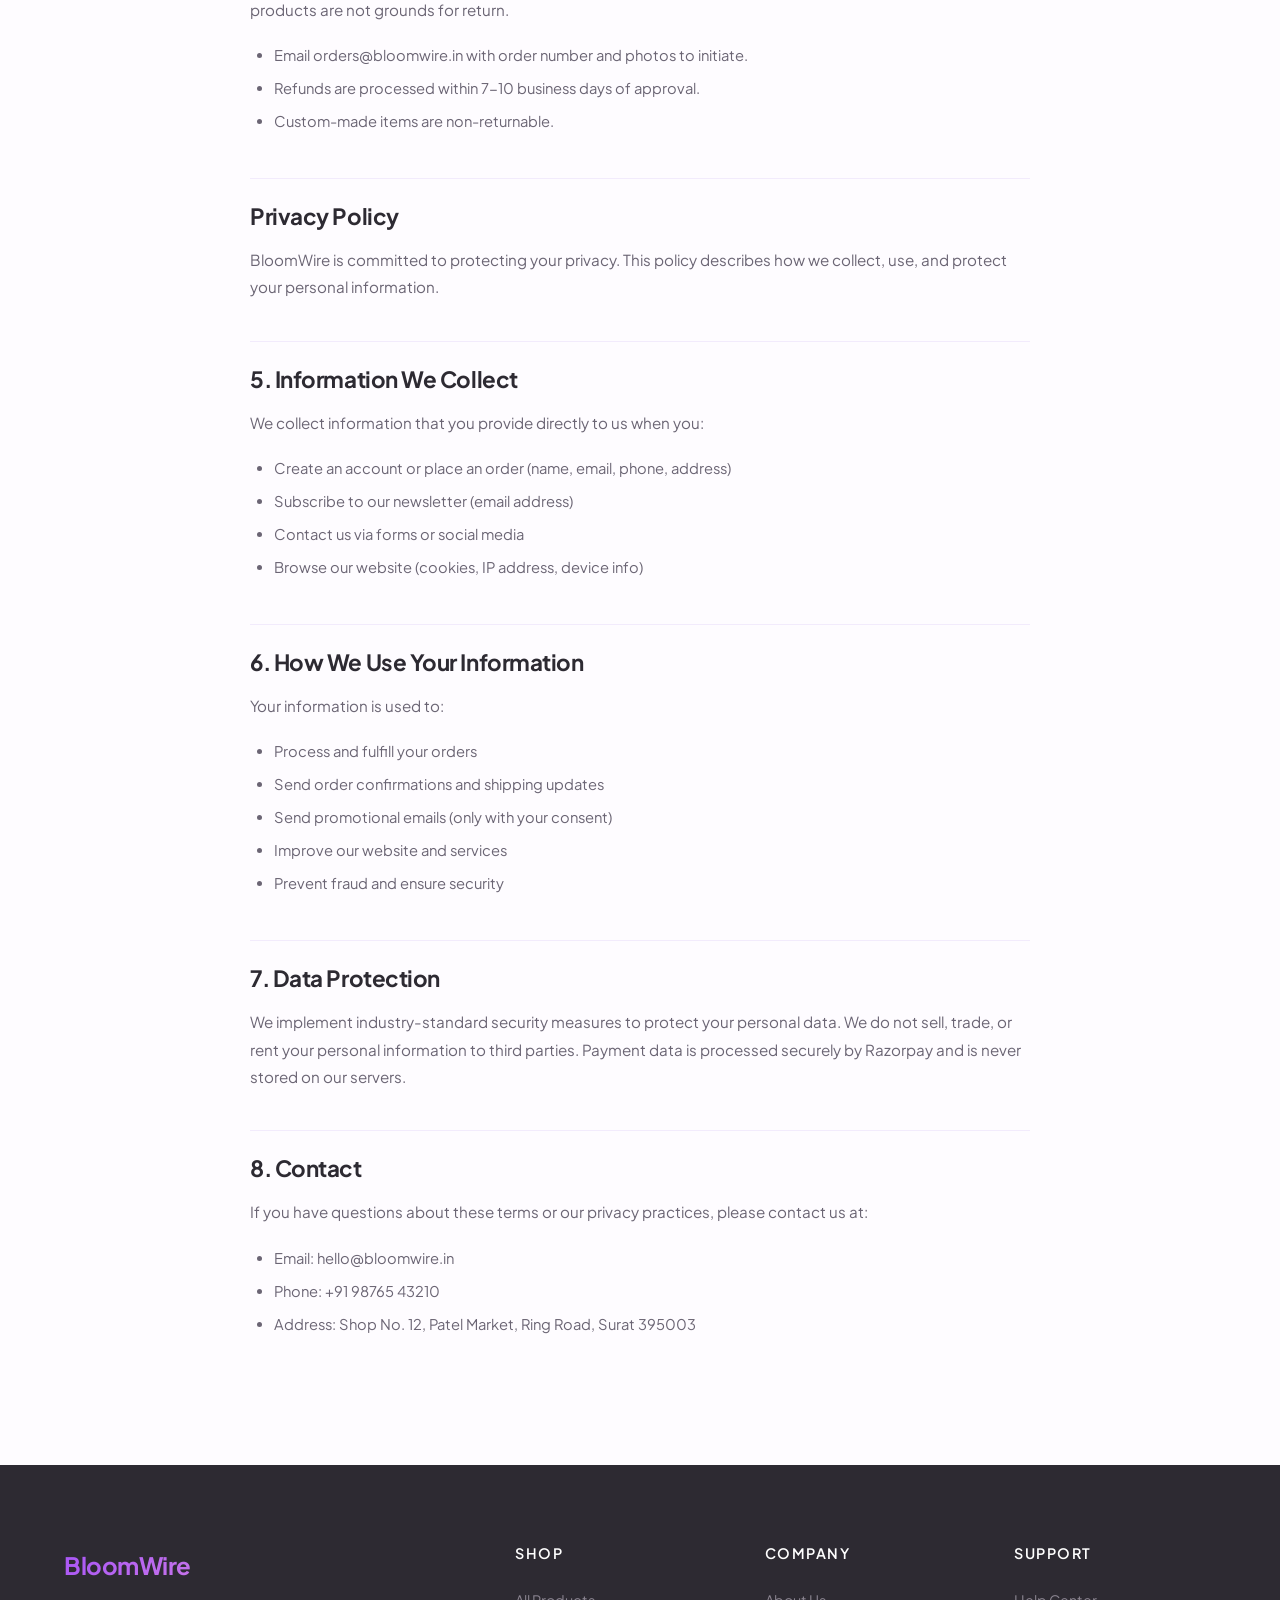
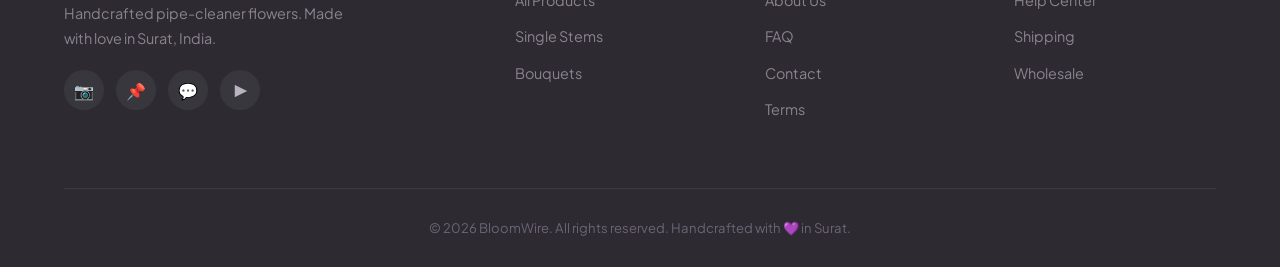
<file: terms.html>
<!DOCTYPE html>
<html lang="en">
<head>
    <meta charset="UTF-8">
    <meta name="viewport" content="width=device-width, initial-scale=1.0">
    <title>Terms & Privacy | BloomWire</title>
    <meta name="description" content="BloomWire terms of service and privacy policy.">
    <link rel="stylesheet" href="style.css">
    <link href="https://fonts.googleapis.com/css2?family=Plus+Jakarta+Sans:wght@300;400;500;600;700&display=swap" rel="stylesheet">
</head>
<body>
    <nav class="glass-nav">
        <a href="index.html" class="logo">BloomWire</a>
        <div class="nav-links">
            <a href="index.html">Home</a>
            <a href="product.html">Shop</a>
            <a href="about.html">About</a>
            <a href="faq.html">FAQ</a>
            <a href="contact.html">Contact</a>
            
        </div>
        <div class="hamburger"><span></span><span></span><span></span></div>
    </nav>

    <section class="page-hero">
        <span class="section-tag">Legal</span>
        <h1>Terms & Privacy</h1>
        <p>Please read our terms of service and privacy policy carefully.</p>
    </section>

    <section class="section" style="padding-top: 40px;">
        <div class="container">
            <div class="legal-content">
                <h2>Terms of Service</h2>
                <p>Welcome to BloomWire. By accessing and using our website (bloomwire.in), you agree to comply with and be bound by the following terms and conditions. Please review them carefully.</p>
                <p>Last updated: April 1, 2026</p>

                <h2>1. Products & Pricing</h2>
                <p>All products listed on BloomWire are handcrafted pipe-cleaner floral art pieces. Prices are listed in Indian Rupees (₹) and include applicable taxes unless stated otherwise. We reserve the right to modify prices at any time without prior notice.</p>
                <ul>
                    <li>All product images are representative; actual handmade items may vary slightly.</li>
                    <li>Colors may appear differently on different screens.</li>
                    <li>We reserve the right to limit order quantities.</li>
                </ul>

                <h2>2. Orders & Payment</h2>
                <p>By placing an order, you confirm that the information provided is accurate and that you are authorized to use the payment method. Orders are confirmed only after successful payment processing.</p>
                <ul>
                    <li>We accept UPI, credit/debit cards, net banking, and COD (select areas).</li>
                    <li>Payment processing is handled securely by Razorpay.</li>
                    <li>We reserve the right to cancel orders suspected of fraud.</li>
                </ul>

                <h2>3. Shipping & Delivery</h2>
                <p>We ship across India via trusted courier partners. Standard shipping takes 3-5 business days. Express shipping (1-2 business days) is available for ₹99.</p>
                <ul>
                    <li>Free shipping on orders above ₹500.</li>
                    <li>We are not responsible for delays caused by courier partners or natural events.</li>
                    <li>Risk of loss passes to the buyer upon delivery to the courier.</li>
                </ul>

                <h2>4. Returns & Refunds</h2>
                <p>We accept returns within 7 days of delivery for damaged or incorrect items only. Minor variations in handmade products are not grounds for return.</p>
                <ul>
                    <li>Email orders@bloomwire.in with order number and photos to initiate.</li>
                    <li>Refunds are processed within 7-10 business days of approval.</li>
                    <li>Custom-made items are non-returnable.</li>
                </ul>

                <h2>Privacy Policy</h2>
                <p>BloomWire is committed to protecting your privacy. This policy describes how we collect, use, and protect your personal information.</p>

                <h2>5. Information We Collect</h2>
                <p>We collect information that you provide directly to us when you:</p>
                <ul>
                    <li>Create an account or place an order (name, email, phone, address)</li>
                    <li>Subscribe to our newsletter (email address)</li>
                    <li>Contact us via forms or social media</li>
                    <li>Browse our website (cookies, IP address, device info)</li>
                </ul>

                <h2>6. How We Use Your Information</h2>
                <p>Your information is used to:</p>
                <ul>
                    <li>Process and fulfill your orders</li>
                    <li>Send order confirmations and shipping updates</li>
                    <li>Send promotional emails (only with your consent)</li>
                    <li>Improve our website and services</li>
                    <li>Prevent fraud and ensure security</li>
                </ul>

                <h2>7. Data Protection</h2>
                <p>We implement industry-standard security measures to protect your personal data. We do not sell, trade, or rent your personal information to third parties. Payment data is processed securely by Razorpay and is never stored on our servers.</p>

                <h2>8. Contact</h2>
                <p>If you have questions about these terms or our privacy practices, please contact us at:</p>
                <ul>
                    <li>Email: hello@bloomwire.in</li>
                    <li>Phone: +91 98765 43210</li>
                    <li>Address: Shop No. 12, Patel Market, Ring Road, Surat 395003</li>
                </ul>
            </div>
        </div>
    </section>

    <footer class="site-footer">
        <div class="container">
            <div class="footer-grid">
                <div class="footer-brand">
                    <span class="logo">BloomWire</span>
                    <p>Handcrafted pipe-cleaner flowers. Made with love in Surat, India.</p>
                    <div class="footer-social">
                        <a href="#">📷</a><a href="#">📌</a><a href="#">💬</a><a href="#">▶</a>
                    </div>
                </div>
                <div class="footer-col"><h4>Shop</h4><a href="product.html">All Products</a><a href="product.html">Single Stems</a><a href="product.html">Bouquets</a></div>
                <div class="footer-col"><h4>Company</h4><a href="about.html">About Us</a><a href="faq.html">FAQ</a><a href="contact.html">Contact</a><a href="terms.html">Terms</a></div>
                <div class="footer-col"><h4>Support</h4><a href="contact.html">Help Center</a><a href="faq.html">Shipping</a><a href="contact.html">Wholesale</a></div>
            </div>
            <div class="footer-bottom">© 2026 BloomWire. All rights reserved. Handcrafted with 💜 in Surat.</div>
        </div>
    </footer>
    <button class="back-to-top" title="Back to top">↑</button>
    <script src="script.js"></script>
</body>
</html>
</file>
<file: style.css>
/* ============================================
   BloomWire — Soft Pastel Design System
   ============================================ */

/* --- Design Tokens --- */
:root {
    --primary: #2d2a32;
    --accent: #a855f7;
    --accent-soft: #c084fc;
    --accent-blush: #f9a8d4;
    --accent-peach: #fdba74;
    --bg: #fefcff;
    --bg-warm: #fdf8ff;
    --surface: #f5f0ff;
    --surface-blush: #fdf2f8;
    --surface-peach: #fff7ed;
    --glass: rgba(255, 255, 255, 0.6);
    --glass-strong: rgba(255, 255, 255, 0.85);
    --border: rgba(109, 40, 217, 0.08);
    --border-hover: rgba(168, 85, 247, 0.25);
    --shadow-sm: 0 2px 8px rgba(109, 40, 217, 0.06);
    --shadow-md: 0 8px 30px rgba(109, 40, 217, 0.08);
    --shadow-lg: 0 20px 60px rgba(109, 40, 217, 0.12);
    --shadow-glow: 0 0 40px rgba(168, 85, 247, 0.15);
    --radius-sm: 8px;
    --radius-md: 16px;
    --radius-lg: 24px;
    --radius-pill: 100px;
    --font: 'Plus Jakarta Sans', -apple-system, BlinkMacSystemFont, sans-serif;
    --transition: 0.35s cubic-bezier(0.4, 0, 0.2, 1);
}

/* --- Reset & Base --- */
*, *::before, *::after {
    box-sizing: border-box;
    margin: 0;
    padding: 0;
}

html {
    scroll-behavior: smooth;
    font-size: 16px;
}

body {
    font-family: var(--font);
    background-color: var(--bg);
    color: var(--primary);
    line-height: 1.7;
    overflow-x: hidden;
    -webkit-font-smoothing: antialiased;
}

img { max-width: 100%; display: block; }
a { text-decoration: none; color: inherit; transition: var(--transition); }
button { font-family: var(--font); cursor: pointer; border: none; outline: none; transition: var(--transition); }
ul, ol { list-style: none; }
input, textarea, select { font-family: var(--font); outline: none; border: none; }

/* --- Typography --- */
h1, h2, h3, h4, h5, h6 {
    line-height: 1.2;
    letter-spacing: -0.02em;
    color: var(--primary);
}

h1 { font-size: clamp(2.5rem, 6vw, 4.5rem); font-weight: 700; }
h2 { font-size: clamp(1.8rem, 4vw, 2.8rem); font-weight: 700; }
h3 { font-size: 1.25rem; font-weight: 600; }
h4 { font-size: 1.1rem; font-weight: 600; }

p {
    color: #6b6574;
    font-size: 1.05rem;
    max-width: 600px;
}

.text-center { text-align: center; }
.text-accent { color: var(--accent); }

/* --- Layout --- */
.container {
    max-width: 1200px;
    margin: 0 auto;
    padding: 0 24px;
}

.section {
    padding: 100px 0;
}

.section-header {
    text-align: center;
    margin-bottom: 60px;
}

.section-header p {
    margin: 16px auto 0;
}

.section-tag {
    display: inline-block;
    color: var(--accent);
    font-weight: 700;
    font-size: 0.75rem;
    text-transform: uppercase;
    letter-spacing: 3px;
    margin-bottom: 12px;
    background: var(--surface);
    padding: 6px 16px;
    border-radius: var(--radius-pill);
}

/* --- Glass Navbar --- */
.glass-nav {
    position: fixed;
    top: 20px;
    left: 50%;
    transform: translateX(-50%);
    width: 92%;
    max-width: 1100px;
    padding: 14px 28px;
    background: var(--glass-strong);
    backdrop-filter: blur(20px);
    -webkit-backdrop-filter: blur(20px);
    border: 1px solid var(--border);
    border-radius: var(--radius-pill);
    display: flex;
    justify-content: space-between;
    align-items: center;
    z-index: 1000;
    box-shadow: var(--shadow-sm);
}

.logo {
    font-weight: 700;
    font-size: 1.3rem;
    letter-spacing: -0.5px;
    background: linear-gradient(135deg, var(--accent), var(--accent-blush));
    -webkit-background-clip: text;
    -webkit-text-fill-color: transparent;
    background-clip: text;
}

.nav-links {
    display: flex;
    align-items: center;
    gap: 8px;
}

.nav-links a {
    font-size: 0.88rem;
    font-weight: 500;
    padding: 8px 16px;
    border-radius: var(--radius-pill);
    color: #6b6574;
    position: relative;
}

.nav-links a:hover {
    color: var(--accent);
    background: var(--surface);
}

.nav-links a.active {
    color: var(--accent);
    background: var(--surface);
    font-weight: 600;
}

.nav-cart {
    position: relative;
    display: flex;
    align-items: center;
    gap: 6px;
    padding: 8px 18px;
    background: var(--primary);
    color: #fff;
    border-radius: var(--radius-pill);
    font-size: 0.85rem;
    font-weight: 600;
}

.nav-cart:hover {
    background: var(--accent);
    transform: scale(1.04);
}

.cart-badge {
    background: var(--accent-blush);
    color: var(--primary);
    font-size: 0.7rem;
    font-weight: 700;
    min-width: 18px;
    height: 18px;
    border-radius: 50%;
    display: flex;
    align-items: center;
    justify-content: center;
    position: absolute;
    top: -4px;
    right: -4px;
}

/* Hamburger */
.hamburger {
    display: none;
    flex-direction: column;
    gap: 5px;
    cursor: pointer;
    padding: 8px;
    z-index: 1001;
}

.hamburger span {
    width: 22px;
    height: 2px;
    background: var(--primary);
    border-radius: 2px;
    transition: var(--transition);
}

.hamburger.active span:nth-child(1) { transform: rotate(45deg) translate(5px, 5px); }
.hamburger.active span:nth-child(2) { opacity: 0; }
.hamburger.active span:nth-child(3) { transform: rotate(-45deg) translate(5px, -5px); }

/* --- Hero Section --- */
.hero {
    min-height: 100vh;
    display: flex;
    align-items: center;
    padding: 120px 10% 80px;
    position: relative;
    overflow: hidden;
    background: var(--bg);
}

.hero::before {
    content: '';
    position: absolute;
    top: -20%;
    right: -10%;
    width: 600px;
    height: 600px;
    background: radial-gradient(circle, rgba(192, 132, 252, 0.2) 0%, transparent 70%);
    border-radius: 50%;
    animation: float-orb 8s ease-in-out infinite;
}

.hero::after {
    content: '';
    position: absolute;
    bottom: -10%;
    left: -5%;
    width: 500px;
    height: 500px;
    background: radial-gradient(circle, rgba(249, 168, 212, 0.15) 0%, transparent 70%);
    border-radius: 50%;
    animation: float-orb 10s ease-in-out infinite reverse;
}

@keyframes float-orb {
    0%, 100% { transform: translate(0, 0) scale(1); }
    33% { transform: translate(30px, -30px) scale(1.05); }
    66% { transform: translate(-20px, 20px) scale(0.95); }
}

.hero-content {
    position: relative;
    z-index: 2;
    max-width: 650px;
}

.hero .tag {
    display: inline-block;
    color: var(--accent);
    font-weight: 700;
    font-size: 0.78rem;
    text-transform: uppercase;
    letter-spacing: 3px;
    margin-bottom: 20px;
    background: var(--surface);
    padding: 8px 20px;
    border-radius: var(--radius-pill);
}

.hero h1 {
    margin-bottom: 20px;
}

.hero h1 span {
    background: linear-gradient(135deg, var(--accent), var(--accent-blush));
    -webkit-background-clip: text;
    -webkit-text-fill-color: transparent;
    background-clip: text;
}

.hero p {
    font-size: 1.15rem;
    margin-bottom: 36px;
}

.hero-visual {
    position: absolute;
    right: 8%;
    top: 50%;
    transform: translateY(-50%);
    z-index: 1;
}

.hero-flower-grid {
    display: grid;
    grid-template-columns: repeat(2, 160px);
    gap: 16px;
    transform: rotate(-5deg);
}

.hero-flower-card {
    width: 160px;
    height: 200px;
    border-radius: var(--radius-lg);
    display: flex;
    align-items: center;
    justify-content: center;
    font-size: 3.5rem;
    box-shadow: var(--shadow-md);
    animation: card-float 6s ease-in-out infinite;
}

.hero-flower-card:nth-child(1) { background: linear-gradient(135deg, #fce7f3, #f5f0ff); animation-delay: 0s; }
.hero-flower-card:nth-child(2) { background: linear-gradient(135deg, #f5f0ff, #ede9fe); animation-delay: 1.5s; transform: translateY(30px); }
.hero-flower-card:nth-child(3) { background: linear-gradient(135deg, #fff7ed, #fce7f3); animation-delay: 3s; }
.hero-flower-card:nth-child(4) { background: linear-gradient(135deg, #ede9fe, #fff7ed); animation-delay: 4.5s; transform: translateY(30px); }

@keyframes card-float {
    0%, 100% { transform: translateY(0); }
    50% { transform: translateY(-12px); }
}

.hero-flower-card:nth-child(2),
.hero-flower-card:nth-child(4) {
    animation-name: card-float-alt;
}

@keyframes card-float-alt {
    0%, 100% { transform: translateY(30px); }
    50% { transform: translateY(18px); }
}

/* --- Buttons --- */
.btn-primary {
    display: inline-flex;
    align-items: center;
    justify-content: center;
    gap: 8px;
    background: linear-gradient(135deg, var(--accent), #9333ea);
    color: #fff;
    padding: 15px 32px;
    border-radius: var(--radius-sm);
    font-weight: 600;
    font-size: 0.92rem;
    border: none;
    box-shadow: 0 4px 20px rgba(168, 85, 247, 0.3);
    cursor: pointer;
}

.btn-primary:hover {
    transform: translateY(-2px);
    box-shadow: 0 8px 30px rgba(168, 85, 247, 0.4);
}

.btn-secondary {
    display: inline-flex;
    align-items: center;
    gap: 8px;
    color: var(--accent);
    padding: 15px 32px;
    font-weight: 600;
    font-size: 0.92rem;
    border: 2px solid var(--border-hover);
    border-radius: var(--radius-sm);
    background: transparent;
}

.btn-secondary:hover {
    background: var(--surface);
    border-color: var(--accent);
    transform: translateY(-2px);
}

.btn-outline {
    display: inline-flex;
    align-items: center;
    justify-content: center;
    gap: 8px;
    padding: 12px 24px;
    border: 1.5px solid var(--border);
    border-radius: var(--radius-sm);
    background: transparent;
    font-weight: 500;
    font-size: 0.88rem;
    color: var(--primary);
}

.btn-outline:hover {
    border-color: var(--accent);
    color: var(--accent);
    background: var(--surface);
}

.cta-group {
    display: flex;
    gap: 16px;
    flex-wrap: wrap;
    align-items: center;
}

/* --- Stats Row --- */
.stats-row {
    display: flex;
    gap: 48px;
    margin-top: 50px;
    padding-top: 40px;
    border-top: 1px solid var(--border);
}

.stat-item h3 {
    font-size: 1.8rem;
    background: linear-gradient(135deg, var(--accent), var(--accent-blush));
    -webkit-background-clip: text;
    -webkit-text-fill-color: transparent;
    background-clip: text;
}

.stat-item p {
    font-size: 0.85rem;
    color: #9a939f;
    margin-top: 4px;
}

/* --- Featured Products --- */
.featured-grid {
    display: grid;
    grid-template-columns: repeat(auto-fill, minmax(280px, 1fr));
    gap: 28px;
}

/* --- Product Cards --- */
.product-card {
    background: #fff;
    border: 1px solid var(--border);
    border-radius: var(--radius-lg);
    padding: 20px;
    overflow: hidden;
    position: relative;
    transition: var(--transition);
}

.product-card:hover {
    border-color: var(--border-hover);
    transform: translateY(-6px);
    box-shadow: var(--shadow-lg);
}

.product-card .card-badge {
    position: absolute;
    top: 32px;
    left: 32px;
    background: var(--accent);
    color: #fff;
    font-size: 0.7rem;
    font-weight: 700;
    padding: 4px 12px;
    border-radius: var(--radius-pill);
    text-transform: uppercase;
    letter-spacing: 0.5px;
    z-index: 2;
}

.img-container {
    width: 100%;
    height: 260px;
    background: linear-gradient(145deg, var(--surface), var(--surface-blush));
    border-radius: var(--radius-md);
    margin-bottom: 18px;
    display: flex;
    align-items: center;
    justify-content: center;
    font-size: 4rem;
    overflow: hidden;
    position: relative;
}

.card-body { padding: 4px 4px 0; }

.card-category {
    font-size: 0.75rem;
    font-weight: 600;
    color: var(--accent-soft);
    text-transform: uppercase;
    letter-spacing: 1px;
    margin-bottom: 6px;
}

.card-body h3 {
    margin-bottom: 8px;
}

.card-body .description {
    font-size: 0.88rem;
    color: #9a939f;
    margin-bottom: 16px;
    display: -webkit-box;
    -webkit-line-clamp: 2;
    -webkit-box-orient: vertical;
    overflow: hidden;
}

.card-footer {
    display: flex;
    justify-content: space-between;
    align-items: center;
    padding-top: 16px;
    border-top: 1px solid var(--border);
}

.price {
    font-weight: 700;
    font-size: 1.2rem;
    color: var(--primary);
}

.price .original {
    font-size: 0.85rem;
    color: #c4bfc9;
    text-decoration: line-through;
    margin-left: 8px;
    font-weight: 400;
}

.card-footer .btn-add {
    padding: 10px 20px;
    background: var(--primary);
    color: #fff;
    border-radius: var(--radius-sm);
    font-size: 0.82rem;
    font-weight: 600;
    border: none;
    cursor: pointer;
}

.card-footer .btn-add:hover {
    background: var(--accent);
    transform: scale(1.05);
}

.rating {
    display: flex;
    gap: 2px;
    margin-bottom: 12px;
}

.rating .star { color: #fbbf24; font-size: 0.85rem; }
.rating .star.empty { color: #e5e0ea; }

/* --- Why Us / Features --- */
.features-grid {
    display: grid;
    grid-template-columns: repeat(auto-fill, minmax(260px, 1fr));
    gap: 28px;
}

.feature-card {
    background: #fff;
    border: 1px solid var(--border);
    border-radius: var(--radius-lg);
    padding: 36px 28px;
    text-align: center;
    transition: var(--transition);
}

.feature-card:hover {
    border-color: var(--border-hover);
    transform: translateY(-4px);
    box-shadow: var(--shadow-md);
}

.feature-icon {
    width: 64px;
    height: 64px;
    border-radius: var(--radius-md);
    display: flex;
    align-items: center;
    justify-content: center;
    font-size: 1.8rem;
    margin: 0 auto 20px;
}

.feature-icon.lavender { background: var(--surface); }
.feature-icon.blush { background: var(--surface-blush); }
.feature-icon.peach { background: var(--surface-peach); }

.feature-card h3 { margin-bottom: 10px; }
.feature-card p { font-size: 0.9rem; margin: 0 auto; }

/* --- Testimonials --- */
.testimonials-section {
    background: linear-gradient(180deg, var(--surface) 0%, var(--bg) 100%);
}

.testimonials-grid {
    display: grid;
    grid-template-columns: repeat(auto-fill, minmax(340px, 1fr));
    gap: 28px;
}

.testimonial-card {
    background: #fff;
    border: 1px solid var(--border);
    border-radius: var(--radius-lg);
    padding: 32px;
    transition: var(--transition);
}

.testimonial-card:hover {
    box-shadow: var(--shadow-md);
    transform: translateY(-4px);
}

.testimonial-stars {
    color: #fbbf24;
    font-size: 0.9rem;
    margin-bottom: 16px;
    letter-spacing: 2px;
}

.testimonial-text {
    font-size: 1rem;
    color: #6b6574;
    line-height: 1.8;
    margin-bottom: 20px;
    font-style: italic;
}

.testimonial-author {
    display: flex;
    align-items: center;
    gap: 14px;
}

.author-avatar {
    width: 44px;
    height: 44px;
    border-radius: 50%;
    display: flex;
    align-items: center;
    justify-content: center;
    font-weight: 700;
    font-size: 0.9rem;
    color: #fff;
}

.author-avatar.av1 { background: linear-gradient(135deg, var(--accent), var(--accent-blush)); }
.author-avatar.av2 { background: linear-gradient(135deg, var(--accent-blush), var(--accent-peach)); }
.author-avatar.av3 { background: linear-gradient(135deg, var(--accent-peach), var(--accent)); }

.author-info h4 { font-size: 0.92rem; margin-bottom: 2px; }
.author-info p { font-size: 0.8rem; color: #9a939f; }

/* --- Newsletter --- */
.newsletter-section {
    background: linear-gradient(135deg, #f5f0ff 0%, #fdf2f8 50%, #fff7ed 100%);
    border-radius: var(--radius-lg);
    padding: 64px 40px;
    text-align: center;
    margin: 0 24px;
    position: relative;
    overflow: hidden;
}

.newsletter-section::before {
    content: '🌸';
    position: absolute;
    top: 20px;
    left: 40px;
    font-size: 3rem;
    opacity: 0.3;
    animation: float-orb 6s ease-in-out infinite;
}

.newsletter-section::after {
    content: '🌷';
    position: absolute;
    bottom: 20px;
    right: 40px;
    font-size: 3rem;
    opacity: 0.3;
    animation: float-orb 8s ease-in-out infinite reverse;
}

.newsletter-section h2 { margin-bottom: 12px; }
.newsletter-section p { margin: 0 auto 32px; }

.newsletter-form {
    display: flex;
    gap: 12px;
    max-width: 480px;
    margin: 0 auto;
}

.newsletter-form input {
    flex: 1;
    padding: 15px 20px;
    border-radius: var(--radius-sm);
    background: #fff;
    border: 1.5px solid var(--border);
    font-size: 0.92rem;
    color: var(--primary);
}

.newsletter-form input:focus {
    border-color: var(--accent);
    box-shadow: 0 0 0 3px rgba(168, 85, 247, 0.1);
}

.newsletter-form button {
    padding: 15px 28px;
    background: linear-gradient(135deg, var(--accent), #9333ea);
    color: #fff;
    border-radius: var(--radius-sm);
    font-weight: 600;
    font-size: 0.92rem;
    white-space: nowrap;
}

.newsletter-form button:hover {
    transform: translateY(-2px);
    box-shadow: 0 4px 15px rgba(168, 85, 247, 0.3);
}

/* --- Footer --- */
.site-footer {
    background: var(--primary);
    color: #b8b3bf;
    padding: 80px 0 0;
}

.footer-grid {
    display: grid;
    grid-template-columns: 2fr 1fr 1fr 1fr;
    gap: 48px;
    padding-bottom: 60px;
    border-bottom: 1px solid rgba(255, 255, 255, 0.08);
}

.footer-brand .logo {
    font-size: 1.5rem;
    margin-bottom: 16px;
    display: block;
}

.footer-brand p {
    color: #8a8490;
    font-size: 0.9rem;
    max-width: 300px;
    margin-bottom: 20px;
}

.footer-social {
    display: flex;
    gap: 12px;
}

.footer-social a {
    width: 40px;
    height: 40px;
    border-radius: 50%;
    background: rgba(255, 255, 255, 0.06);
    display: flex;
    align-items: center;
    justify-content: center;
    font-size: 1rem;
    color: #b8b3bf;
    transition: var(--transition);
}

.footer-social a:hover {
    background: var(--accent);
    color: #fff;
    transform: translateY(-2px);
}

.footer-col h4 {
    color: #fff;
    font-size: 0.9rem;
    text-transform: uppercase;
    letter-spacing: 1.5px;
    margin-bottom: 20px;
}

.footer-col a {
    display: block;
    color: #8a8490;
    font-size: 0.9rem;
    padding: 6px 0;
}

.footer-col a:hover { color: var(--accent-soft); padding-left: 6px; }

.footer-bottom {
    padding: 28px 0;
    text-align: center;
    font-size: 0.82rem;
    color: #6b6574;
}

/* --- Page Header (inner pages) --- */
.page-hero {
    padding: 160px 24px 80px;
    text-align: center;
    background: linear-gradient(180deg, var(--surface) 0%, var(--bg) 100%);
    position: relative;
}

.page-hero .section-tag { margin-bottom: 16px; }
.page-hero h1 { margin-bottom: 16px; }
.page-hero p { margin: 0 auto; }

/* --- Products Page --- */
.products-toolbar {
    display: flex;
    justify-content: space-between;
    align-items: center;
    margin-bottom: 40px;
    flex-wrap: wrap;
    gap: 16px;
}

.filter-chips {
    display: flex;
    gap: 10px;
    flex-wrap: wrap;
}

.chip {
    padding: 9px 22px;
    border-radius: var(--radius-pill);
    border: 1.5px solid var(--border);
    background: #fff;
    cursor: pointer;
    font-size: 0.85rem;
    font-weight: 500;
    color: #6b6574;
    white-space: nowrap;
}

.chip:hover { border-color: var(--accent-soft); color: var(--accent); }

.chip.active {
    background: linear-gradient(135deg, var(--accent), #9333ea);
    color: #fff;
    border-color: transparent;
    box-shadow: 0 4px 15px rgba(168, 85, 247, 0.25);
}

.search-box {
    position: relative;
}

.search-box input {
    padding: 11px 20px 11px 44px;
    border-radius: var(--radius-pill);
    border: 1.5px solid var(--border);
    background: #fff;
    font-size: 0.88rem;
    width: 260px;
    color: var(--primary);
}

.search-box input:focus {
    border-color: var(--accent);
    box-shadow: 0 0 0 3px rgba(168, 85, 247, 0.08);
}

.search-box::before {
    content: '🔍';
    position: absolute;
    left: 16px;
    top: 50%;
    transform: translateY(-50%);
    font-size: 0.9rem;
}

.product-grid {
    display: grid;
    grid-template-columns: repeat(auto-fill, minmax(280px, 1fr));
    gap: 28px;
}

.no-results {
    grid-column: 1 / -1;
    text-align: center;
    padding: 80px 20px;
    color: #9a939f;
}

.no-results span { font-size: 3rem; display: block; margin-bottom: 16px; }

/* --- Product Detail --- */
.product-detail {
    display: grid;
    grid-template-columns: 1fr 1fr;
    gap: 60px;
    align-items: start;
    padding: 160px 0 80px;
}

.detail-gallery {
    position: sticky;
    top: 120px;
}

.detail-main-img {
    width: 100%;
    height: 480px;
    background: linear-gradient(145deg, var(--surface), var(--surface-blush));
    border-radius: var(--radius-lg);
    display: flex;
    align-items: center;
    justify-content: center;
    font-size: 8rem;
    margin-bottom: 16px;
}

.detail-thumbnails {
    display: flex;
    flex-wrap: wrap;
    gap: 12px;
}

.detail-thumb {
    width: 80px;
    height: 80px;
    background: var(--surface);
    border-radius: var(--radius-md);
    display: flex;
    align-items: center;
    justify-content: center;
    font-size: 2rem;
    cursor: pointer;
    border: 2px solid transparent;
    transition: var(--transition);
}

.detail-thumb:hover,
.detail-thumb.active {
    border-color: var(--accent);
}

.detail-info .section-tag { margin-bottom: 12px; }
.detail-info h1 { font-size: 2.5rem; margin-bottom: 12px; }

.detail-price {
    font-size: 2rem;
    font-weight: 700;
    color: var(--accent);
    margin-bottom: 20px;
}

.detail-price .original {
    font-size: 1.2rem;
    color: #c4bfc9;
    text-decoration: line-through;
    margin-left: 12px;
    font-weight: 400;
}

.detail-description {
    font-size: 1rem;
    color: #6b6574;
    margin-bottom: 28px;
    line-height: 1.8;
    max-width: 100%;
}

.detail-features {
    margin-bottom: 32px;
}

.detail-features li {
    padding: 8px 0;
    font-size: 0.92rem;
    color: #6b6574;
    display: flex;
    align-items: center;
    gap: 10px;
}

.detail-features li::before {
    content: '✓';
    color: var(--accent);
    font-weight: 700;
    font-size: 0.85rem;
    width: 24px;
    height: 24px;
    background: var(--surface);
    border-radius: 50%;
    display: flex;
    align-items: center;
    justify-content: center;
    flex-shrink: 0;
}

.quantity-selector {
    display: flex;
    align-items: center;
    gap: 0;
    margin-bottom: 24px;
    border: 1.5px solid var(--border);
    border-radius: var(--radius-sm);
    overflow: hidden;
    width: fit-content;
}

.quantity-selector button {
    width: 44px;
    height: 44px;
    background: var(--surface);
    font-size: 1.2rem;
    font-weight: 600;
    color: var(--primary);
    display: flex;
    align-items: center;
    justify-content: center;
}

.quantity-selector button:hover { background: var(--accent); color: #fff; }

.quantity-selector span {
    width: 56px;
    text-align: center;
    font-weight: 600;
    font-size: 1rem;
}

.detail-actions {
    display: flex;
    gap: 12px;
}

/* --- About Page --- */
.about-story {
    display: grid;
    grid-template-columns: 1fr 1fr;
    gap: 60px;
    align-items: center;
}

.about-image {
    width: 100%;
    height: 420px;
    background: linear-gradient(145deg, var(--surface), var(--surface-blush));
    border-radius: var(--radius-lg);
    display: flex;
    align-items: center;
    justify-content: center;
    font-size: 6rem;
}

.about-text h2 { margin-bottom: 20px; }
.about-text p { margin-bottom: 16px; line-height: 1.8; }

.process-steps {
    display: grid;
    grid-template-columns: repeat(auto-fill, minmax(240px, 1fr));
    gap: 28px;
    counter-reset: step;
}

.process-step {
    background: #fff;
    border: 1px solid var(--border);
    border-radius: var(--radius-lg);
    padding: 36px 28px;
    text-align: center;
    counter-increment: step;
    position: relative;
    transition: var(--transition);
}

.process-step:hover {
    transform: translateY(-4px);
    box-shadow: var(--shadow-md);
    border-color: var(--border-hover);
}

.process-step::before {
    content: counter(step, decimal-leading-zero);
    font-size: 3rem;
    font-weight: 700;
    background: linear-gradient(135deg, var(--accent), var(--accent-blush));
    -webkit-background-clip: text;
    -webkit-text-fill-color: transparent;
    background-clip: text;
    opacity: 0.4;
    display: block;
    margin-bottom: 12px;
}

.process-step h3 { margin-bottom: 8px; }
.process-step p { font-size: 0.9rem; margin: 0 auto; }

.team-grid {
    display: grid;
    grid-template-columns: repeat(auto-fill, minmax(250px, 1fr));
    gap: 28px;
}

.team-card {
    background: #fff;
    border: 1px solid var(--border);
    border-radius: var(--radius-lg);
    padding: 32px;
    text-align: center;
    transition: var(--transition);
}

.team-card:hover {
    transform: translateY(-4px);
    box-shadow: var(--shadow-md);
}

.team-avatar {
    width: 100px;
    height: 100px;
    border-radius: 50%;
    margin: 0 auto 20px;
    display: flex;
    align-items: center;
    justify-content: center;
    font-size: 2.5rem;
}

.team-avatar.t1 { background: linear-gradient(135deg, #ede9fe, #fce7f3); }
.team-avatar.t2 { background: linear-gradient(135deg, #fce7f3, #fff7ed); }
.team-avatar.t3 { background: linear-gradient(135deg, #fff7ed, #ede9fe); }

.team-card h3 { margin-bottom: 4px; }
.team-card .role { font-size: 0.85rem; color: var(--accent-soft); font-weight: 500; margin-bottom: 12px; }
.team-card p { font-size: 0.88rem; margin: 0 auto; }

/* --- Contact Page --- */
.contact-grid {
    display: grid;
    grid-template-columns: 1fr 1fr;
    gap: 48px;
    align-items: start;
}

.contact-form {
    background: #fff;
    border: 1px solid var(--border);
    border-radius: var(--radius-lg);
    padding: 40px;
}

.form-group {
    margin-bottom: 20px;
}

.form-group label {
    display: block;
    font-size: 0.85rem;
    font-weight: 600;
    margin-bottom: 8px;
    color: var(--primary);
}

.form-group input,
.form-group textarea,
.form-group select {
    width: 100%;
    padding: 14px 18px;
    border-radius: var(--radius-sm);
    border: 1.5px solid var(--border);
    background: var(--bg);
    font-size: 0.92rem;
    color: var(--primary);
    transition: var(--transition);
}

.form-group input:focus,
.form-group textarea:focus,
.form-group select:focus {
    border-color: var(--accent);
    box-shadow: 0 0 0 3px rgba(168, 85, 247, 0.08);
    background: #fff;
}

.form-group textarea {
    height: 140px;
    resize: vertical;
}

.contact-info-cards {
    display: flex;
    flex-direction: column;
    gap: 20px;
}

.contact-info-card {
    background: #fff;
    border: 1px solid var(--border);
    border-radius: var(--radius-lg);
    padding: 28px;
    display: flex;
    gap: 20px;
    align-items: flex-start;
    transition: var(--transition);
}

.contact-info-card:hover {
    border-color: var(--border-hover);
    transform: translateX(4px);
}

.contact-icon {
    width: 50px;
    height: 50px;
    border-radius: var(--radius-md);
    background: var(--surface);
    display: flex;
    align-items: center;
    justify-content: center;
    font-size: 1.4rem;
    flex-shrink: 0;
}

.contact-info-card h4 { margin-bottom: 4px; }
.contact-info-card p { font-size: 0.9rem; }

.map-placeholder {
    margin-top: 20px;
    width: 100%;
    height: 220px;
    background: linear-gradient(145deg, var(--surface), var(--surface-blush));
    border-radius: var(--radius-lg);
    display: flex;
    align-items: center;
    justify-content: center;
    font-size: 1.2rem;
    color: #9a939f;
    border: 1px solid var(--border);
}

/* --- Cart Page --- */
.cart-layout {
    display: grid;
    grid-template-columns: 1fr 380px;
    gap: 40px;
    align-items: start;
}

.cart-items {
    background: #fff;
    border: 1px solid var(--border);
    border-radius: var(--radius-lg);
    overflow: hidden;
}

.cart-item {
    display: grid;
    grid-template-columns: 80px 1fr auto auto;
    gap: 20px;
    align-items: center;
    padding: 24px;
    border-bottom: 1px solid var(--border);
    transition: var(--transition);
}

.cart-item:hover { background: var(--bg-warm); }
.cart-item:last-child { border-bottom: none; }

.cart-item-img {
    width: 80px;
    height: 80px;
    background: var(--surface);
    border-radius: var(--radius-md);
    display: flex;
    align-items: center;
    justify-content: center;
    font-size: 2rem;
}

.cart-item-info h4 { margin-bottom: 4px; }
.cart-item-info p { font-size: 0.85rem; color: #9a939f; }

.cart-item-price {
    font-weight: 700;
    font-size: 1.1rem;
    white-space: nowrap;
}

.cart-item-remove {
    background: none;
    color: #c4bfc9;
    font-size: 1.2rem;
    padding: 8px;
    border-radius: 50%;
}

.cart-item-remove:hover { color: #ef4444; background: #fef2f2; }

.cart-empty {
    text-align: center;
    padding: 80px 20px;
}

.cart-empty span { font-size: 4rem; display: block; margin-bottom: 16px; }
.cart-empty h3 { margin-bottom: 8px; }

.cart-summary {
    background: #fff;
    border: 1px solid var(--border);
    border-radius: var(--radius-lg);
    padding: 32px;
    position: sticky;
    top: 120px;
}

.cart-summary h3 { margin-bottom: 24px; padding-bottom: 16px; border-bottom: 1px solid var(--border); }

.summary-row {
    display: flex;
    justify-content: space-between;
    padding: 10px 0;
    font-size: 0.92rem;
    color: #6b6574;
}

.summary-row.total {
    font-weight: 700;
    font-size: 1.15rem;
    color: var(--primary);
    padding-top: 16px;
    margin-top: 8px;
    border-top: 2px solid var(--border);
}

.cart-summary .btn-primary {
    width: 100%;
    margin-top: 24px;
    padding: 16px;
    justify-content: center;
}

.cart-summary .btn-outline {
    width: 100%;
    margin-top: 12px;
    justify-content: center;
}

/* --- FAQ Page --- */
.faq-list {
    max-width: 780px;
    margin: 0 auto;
}

.faq-item {
    background: #fff;
    border: 1px solid var(--border);
    border-radius: var(--radius-md);
    margin-bottom: 12px;
    overflow: hidden;
    transition: var(--transition);
}

.faq-item:hover { border-color: var(--border-hover); }

.faq-question {
    width: 100%;
    padding: 20px 24px;
    display: flex;
    justify-content: space-between;
    align-items: center;
    background: transparent;
    font-size: 1rem;
    font-weight: 600;
    color: var(--primary);
    text-align: left;
    cursor: pointer;
}

.faq-question .faq-icon {
    font-size: 1.2rem;
    color: var(--accent);
    transition: var(--transition);
    flex-shrink: 0;
    margin-left: 16px;
}

.faq-item.open .faq-icon {
    transform: rotate(45deg);
}

.faq-answer {
    max-height: 0;
    overflow: hidden;
    transition: max-height 0.4s cubic-bezier(0.4, 0, 0.2, 1);
}

.faq-answer-inner {
    padding: 0 24px 20px;
    font-size: 0.92rem;
    color: #6b6574;
    line-height: 1.8;
}

.faq-item.open .faq-answer {
    max-height: 300px;
}

.faq-item.open {
    border-color: var(--accent-soft);
    box-shadow: var(--shadow-sm);
}

/* --- Terms Page --- */
.legal-content {
    max-width: 780px;
    margin: 0 auto;
}

.legal-content h2 {
    font-size: 1.4rem;
    margin: 40px 0 16px;
    padding-top: 24px;
    border-top: 1px solid var(--border);
}

.legal-content h2:first-child { border-top: none; margin-top: 0; padding-top: 0; }

.legal-content p {
    margin-bottom: 16px;
    max-width: 100%;
    font-size: 0.95rem;
    line-height: 1.8;
}

.legal-content ul {
    margin: 12px 0 24px 24px;
    list-style: disc;
}

.legal-content ul li {
    font-size: 0.92rem;
    color: #6b6574;
    padding: 4px 0;
}

/* --- Scroll Reveal --- */
.reveal {
    opacity: 0;
    transform: translateY(30px);
    transition: opacity 0.7s cubic-bezier(0.4, 0, 0.2, 1), transform 0.7s cubic-bezier(0.4, 0, 0.2, 1);
}

.reveal.visible {
    opacity: 1;
    transform: translateY(0);
}

/* --- Toast Notification --- */
.toast {
    position: fixed;
    bottom: 30px;
    right: 30px;
    background: var(--primary);
    color: #fff;
    padding: 16px 28px;
    border-radius: var(--radius-md);
    font-size: 0.9rem;
    font-weight: 500;
    z-index: 9999;
    box-shadow: var(--shadow-lg);
    transform: translateY(100px);
    opacity: 0;
    transition: var(--transition);
    display: flex;
    align-items: center;
    gap: 10px;
}

.toast.show {
    transform: translateY(0);
    opacity: 1;
}

.toast .toast-icon {
    font-size: 1.2rem;
}

/* --- Back to Top --- */
.back-to-top {
    position: fixed;
    bottom: 30px;
    left: 30px;
    width: 44px;
    height: 44px;
    background: linear-gradient(135deg, var(--accent), #9333ea);
    color: #fff;
    border-radius: 50%;
    display: flex;
    align-items: center;
    justify-content: center;
    font-size: 1.2rem;
    box-shadow: 0 4px 20px rgba(168, 85, 247, 0.3);
    opacity: 0;
    pointer-events: none;
    transition: var(--transition);
    cursor: pointer;
    z-index: 999;
    border: none;
}

.back-to-top.visible {
    opacity: 1;
    pointer-events: auto;
}

.back-to-top:hover {
    transform: translateY(-3px);
    box-shadow: 0 8px 30px rgba(168, 85, 247, 0.4);
}

/* --- Responsive --- */
@media (max-width: 1024px) {
    .hero-visual { display: none; }
    .hero { padding: 120px 6% 80px; }
    .product-detail { grid-template-columns: 1fr; gap: 40px; }
    .detail-gallery { position: static; }
    .about-story { grid-template-columns: 1fr; gap: 40px; }
    .contact-grid { grid-template-columns: 1fr; }
    .cart-layout { grid-template-columns: 1fr; }
    .footer-grid { grid-template-columns: 1fr 1fr; }
}

@media (max-width: 768px) {
    .glass-nav {
        padding: 12px 20px;
        top: 12px;
    }

    .nav-links {
        position: fixed;
        top: 0;
        right: -100%;
        width: 280px;
        height: 100vh;
        background: #fff;
        flex-direction: column;
        padding: 80px 32px 40px;
        gap: 8px;
        box-shadow: -10px 0 40px rgba(0, 0, 0, 0.1);
        transition: right 0.4s cubic-bezier(0.4, 0, 0.2, 1);
        z-index: 1000;
    }

    .nav-links.open { right: 0; }

    .nav-links a {
        padding: 12px 16px;
        font-size: 1rem;
        width: 100%;
    }

    .hamburger { display: flex; }

    h1 { font-size: 2.2rem; }
    h2 { font-size: 1.6rem; }
    .section { padding: 60px 0; }
    .page-hero { padding: 120px 24px 60px; }

    .stats-row { flex-direction: column; gap: 24px; }
    .featured-grid { grid-template-columns: 1fr; }
    .product-grid { grid-template-columns: 1fr; }
    .testimonials-grid { grid-template-columns: 1fr; }
    .features-grid { grid-template-columns: 1fr; }
    .process-steps { grid-template-columns: 1fr; }
    .team-grid { grid-template-columns: 1fr; }

    .products-toolbar { flex-direction: column; align-items: stretch; }
    .search-box input { width: 100%; }

    .newsletter-form { flex-direction: column; }
    .newsletter-section { margin: 0 12px; padding: 40px 24px; }

    .footer-grid { grid-template-columns: 1fr; gap: 32px; }

    .cart-item {
        grid-template-columns: 60px 1fr;
        gap: 12px;
    }
    .cart-item-price,
    .cart-item-remove { grid-column: 2; }

    .detail-main-img { height: 320px; font-size: 5rem; }
    .detail-actions { flex-direction: column; }
    .detail-actions .btn-primary,
    .detail-actions .btn-secondary { width: 100%; justify-content: center; }
}

@media (max-width: 480px) {
    .hero { padding: 100px 5% 60px; }
    h1 { font-size: 1.9rem; }
    .cta-group { flex-direction: column; width: 100%; }
    .cta-group .btn-primary,
    .cta-group .btn-secondary { width: 100%; justify-content: center; }
    .filter-chips { overflow-x: auto; flex-wrap: nowrap; padding-bottom: 8px; width: 100%; max-width: 100vw; }
    .chip { flex-shrink: 0; }
    .contact-form { padding: 24px; }
    .testimonial-card, .feature-card, .process-step { padding: 24px; }
}
</file>
